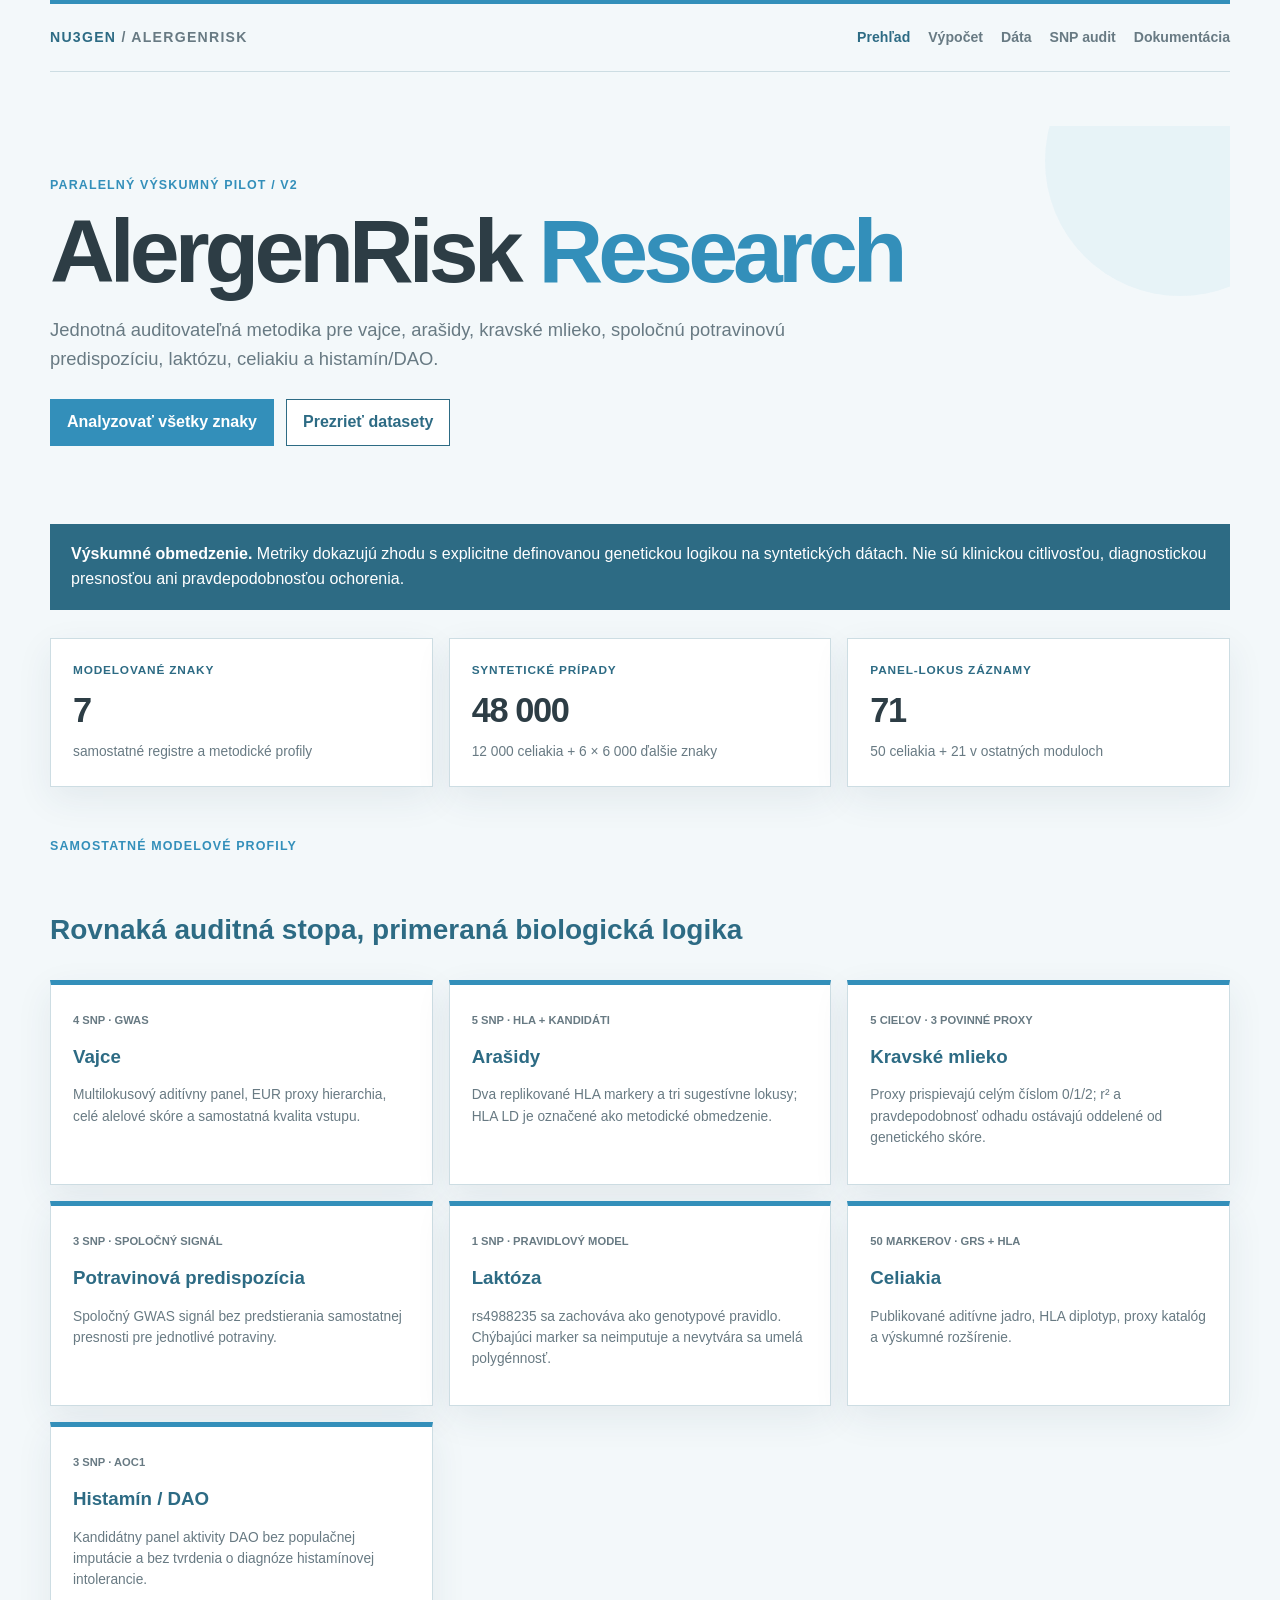
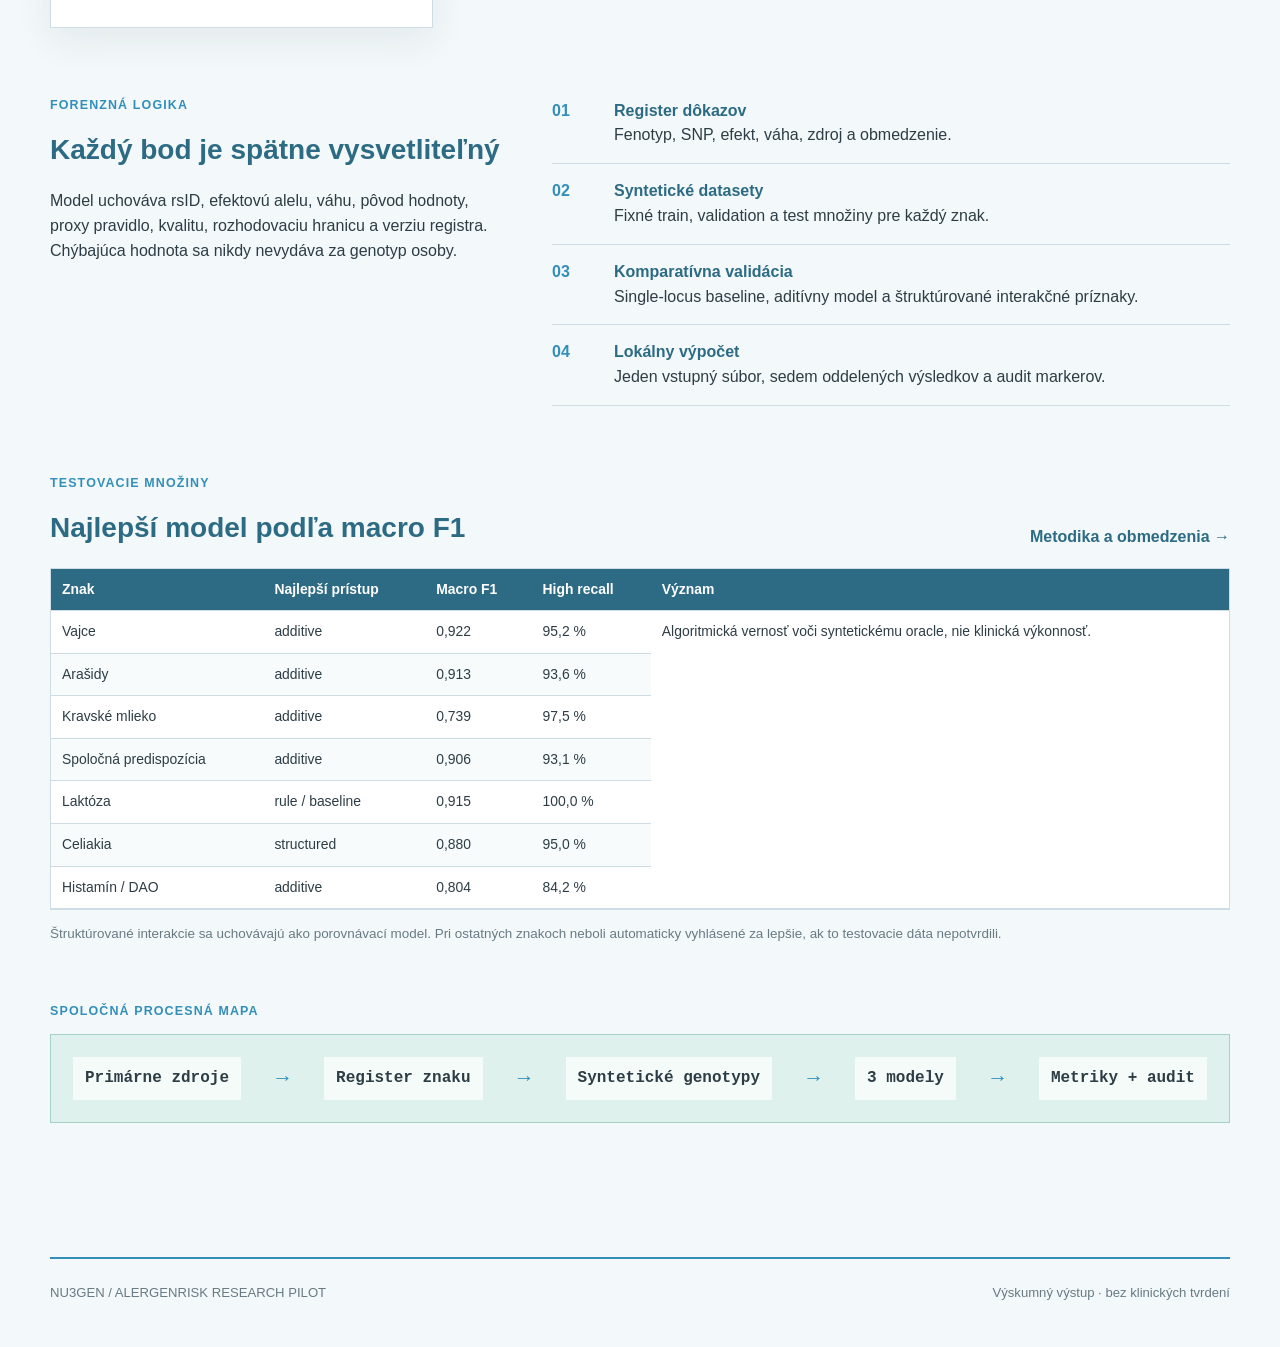
<file: site/index.html>
<!doctype html>
<html lang="sk">
<head>
  <meta charset="utf-8">
  <meta name="viewport" content="width=device-width,initial-scale=1">
  <meta name="description" content="Reprodukovateľný viacznakový výskumný pilot AlergenRisk.">
  <title>AlergenRisk Research Pilot</title>
  <link rel="icon" href="data:,">
  <link rel="stylesheet" href="assets/styles.css">
</head>
<body>
  <header class="topbar">
    <a class="brand" href="index.html">NU3GEN <span>/ ALERGENRISK</span></a>
    <nav aria-label="Hlavná navigácia"><a aria-current="page" href="index.html">Prehľad</a><a href="calculator.html">Výpočet</a><a href="data.html">Dáta</a><a href="audit.html">SNP audit</a><a href="docs.html">Dokumentácia</a></nav>
  </header>
  <main>
    <section class="hero">
      <p class="eyebrow">PARALELNÝ VÝSKUMNÝ PILOT / V2</p>
      <h1>AlergenRisk <span>Research</span></h1>
      <p class="lead">Jednotná auditovateľná metodika pre vajce, arašidy, kravské mlieko, spoločnú potravinovú predispozíciu, laktózu, celiakiu a histamín/DAO.</p>
      <div class="actions"><a class="button primary" href="calculator.html">Analyzovať všetky znaky</a><a class="button secondary" href="data.html">Prezrieť datasety</a></div>
    </section>
    <aside class="notice"><strong>Výskumné obmedzenie.</strong> Metriky dokazujú zhodu s explicitne definovanou genetickou logikou na syntetických dátach. Nie sú klinickou citlivosťou, diagnostickou presnosťou ani pravdepodobnosťou ochorenia.</aside>
    <section class="stat-grid" aria-label="Súhrn pilotu">
      <article class="stat"><small>MODELOVANÉ ZNAKY</small><strong>7</strong><span>samostatné registre a metodické profily</span></article>
      <article class="stat"><small>SYNTETICKÉ PRÍPADY</small><strong>48 000</strong><span>12 000 celiakia + 6 × 6 000 ďalšie znaky</span></article>
      <article class="stat"><small>PANEL-LOKUS ZÁZNAMY</small><strong>71</strong><span>50 celiakia + 21 v ostatných moduloch</span></article>
    </section>

    <section><p class="eyebrow">SAMOSTATNÉ MODELOVÉ PROFILY</p><h2>Rovnaká auditná stopa, primeraná biologická logika</h2><div class="trait-card-grid">
      <article class="trait-card"><small>4 SNP · GWAS</small><h3>Vajce</h3><p>Multilokusový aditívny panel, EUR proxy hierarchia, celé alelové skóre a samostatná kvalita vstupu.</p></article>
      <article class="trait-card"><small>5 SNP · HLA + kandidáti</small><h3>Arašidy</h3><p>Dva replikované HLA markery a tri sugestívne lokusy; HLA LD je označené ako metodické obmedzenie.</p></article>
      <article class="trait-card"><small>5 cieľov · 3 povinné proxy</small><h3>Kravské mlieko</h3><p>Proxy prispievajú celým číslom 0/1/2; r² a pravdepodobnosť odhadu ostávajú oddelené od genetického skóre.</p></article>
      <article class="trait-card"><small>3 SNP · spoločný signál</small><h3>Potravinová predispozícia</h3><p>Spoločný GWAS signál bez predstierania samostatnej presnosti pre jednotlivé potraviny.</p></article>
      <article class="trait-card"><small>1 SNP · pravidlový model</small><h3>Laktóza</h3><p>rs4988235 sa zachováva ako genotypové pravidlo. Chýbajúci marker sa neimputuje a nevytvára sa umelá polygénnosť.</p></article>
      <article class="trait-card"><small>50 markerov · GRS + HLA</small><h3>Celiakia</h3><p>Publikované aditívne jadro, HLA diplotyp, proxy katalóg a výskumné rozšírenie.</p></article>
      <article class="trait-card"><small>3 SNP · AOC1</small><h3>Histamín / DAO</h3><p>Kandidátny panel aktivity DAO bez populačnej imputácie a bez tvrdenia o diagnóze histamínovej intolerancie.</p></article>
    </div></section>

    <section class="section-grid">
      <div><p class="eyebrow">FORENZNÁ LOGIKA</p><h2>Každý bod je spätne vysvetliteľný</h2><p>Model uchováva rsID, efektovú alelu, váhu, pôvod hodnoty, proxy pravidlo, kvalitu, rozhodovaciu hranicu a verziu registra. Chýbajúca hodnota sa nikdy nevydáva za genotyp osoby.</p></div>
      <ol class="steps">
        <li><b>01</b><span><strong>Register dôkazov</strong>Fenotyp, SNP, efekt, váha, zdroj a obmedzenie.</span></li>
        <li><b>02</b><span><strong>Syntetické datasety</strong>Fixné train, validation a test množiny pre každý znak.</span></li>
        <li><b>03</b><span><strong>Komparatívna validácia</strong>Single-locus baseline, aditívny model a štruktúrované interakčné príznaky.</span></li>
        <li><b>04</b><span><strong>Lokálny výpočet</strong>Jeden vstupný súbor, sedem oddelených výsledkov a audit markerov.</span></li>
      </ol>
    </section>

    <section><div class="section-heading"><div><p class="eyebrow">TESTOVACIE MNOŽINY</p><h2>Najlepší model podľa macro F1</h2></div><a href="docs.html">Metodika a obmedzenia →</a></div><div class="table-wrap"><table><thead><tr><th>Znak</th><th>Najlepší prístup</th><th>Macro F1</th><th>High recall</th><th>Význam</th></tr></thead><tbody>
      <tr><td>Vajce</td><td>additive</td><td>0,922</td><td>95,2 %</td><td rowspan="7">Algoritmická vernosť voči syntetickému oracle, nie klinická výkonnosť.</td></tr>
      <tr><td>Arašidy</td><td>additive</td><td>0,913</td><td>93,6 %</td></tr>
      <tr><td>Kravské mlieko</td><td>additive</td><td>0,739</td><td>97,5 %</td></tr>
      <tr><td>Spoločná predispozícia</td><td>additive</td><td>0,906</td><td>93,1 %</td></tr>
      <tr><td>Laktóza</td><td>rule / baseline</td><td>0,915</td><td>100,0 %</td></tr>
      <tr><td>Celiakia</td><td>structured</td><td>0,880</td><td>95,0 %</td></tr>
      <tr><td>Histamín / DAO</td><td>additive</td><td>0,804</td><td>84,2 %</td></tr>
    </tbody></table></div><p class="caption">Štruktúrované interakcie sa uchovávajú ako porovnávací model. Pri ostatných znakoch neboli automaticky vyhlásené za lepšie, ak to testovacie dáta nepotvrdili.</p></section>
    <section class="flow-section"><p class="eyebrow">SPOLOČNÁ PROCESNÁ MAPA</p><div class="flow"><span>Primárne zdroje</span><i>→</i><span>Register znaku</span><i>→</i><span>Syntetické genotypy</span><i>→</i><span>3 modely</span><i>→</i><span>Metriky + audit</span></div></section>
  </main>
  <footer><span>NU3GEN / ALERGENRISK RESEARCH PILOT</span><span>Výskumný výstup · bez klinických tvrdení</span></footer>
</body>
</html>
</file>
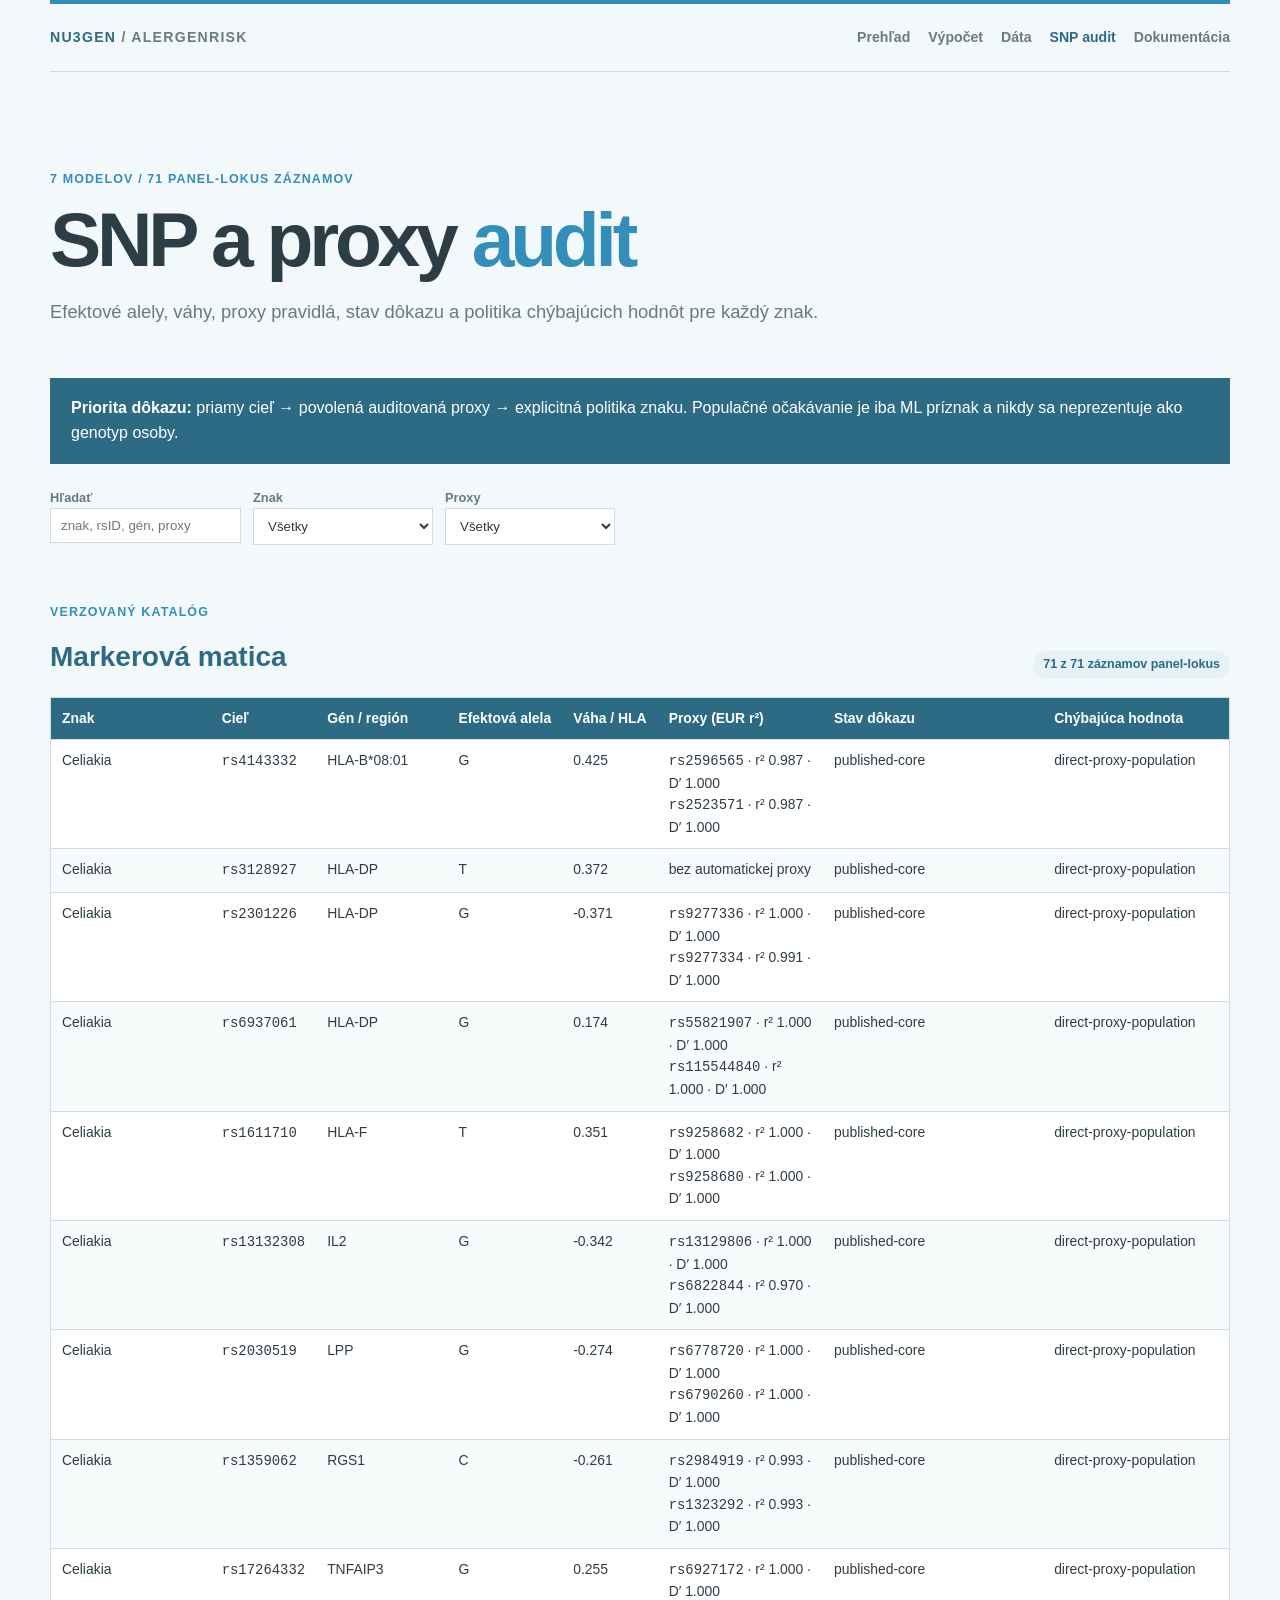
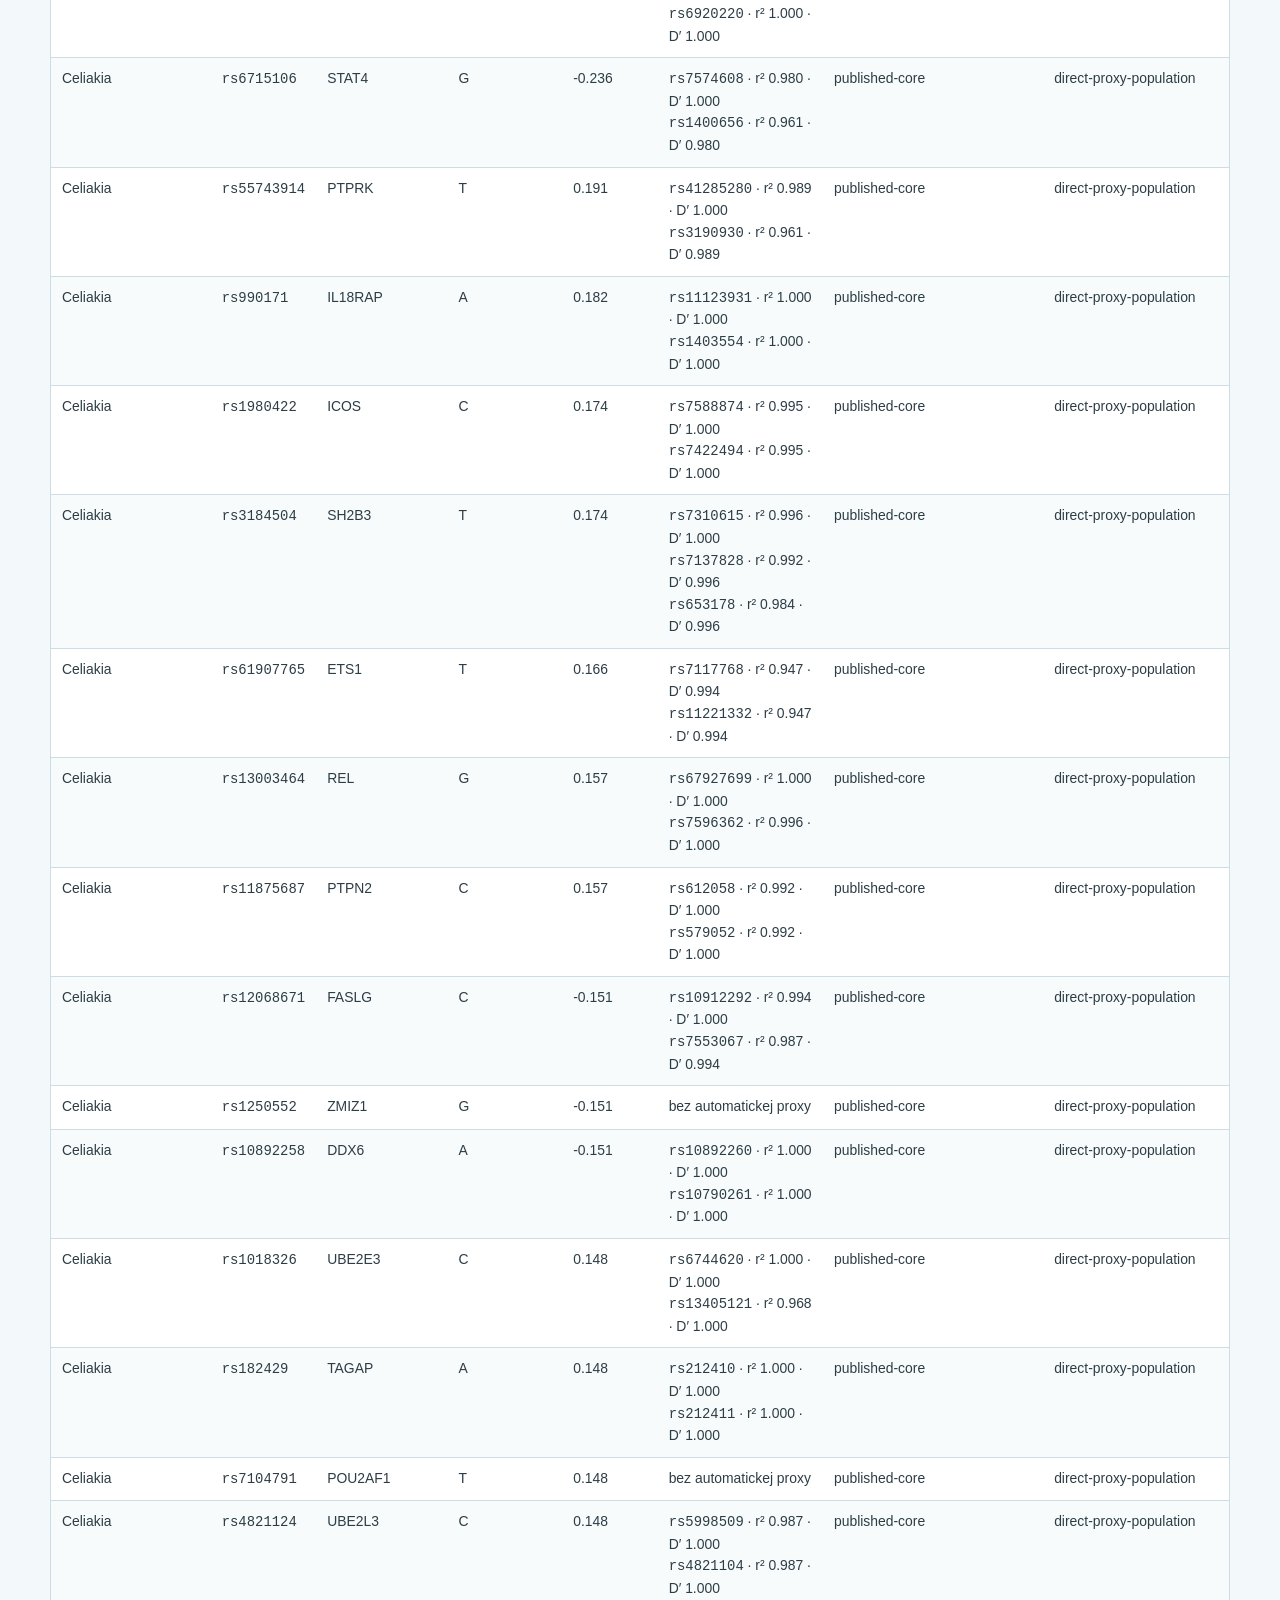
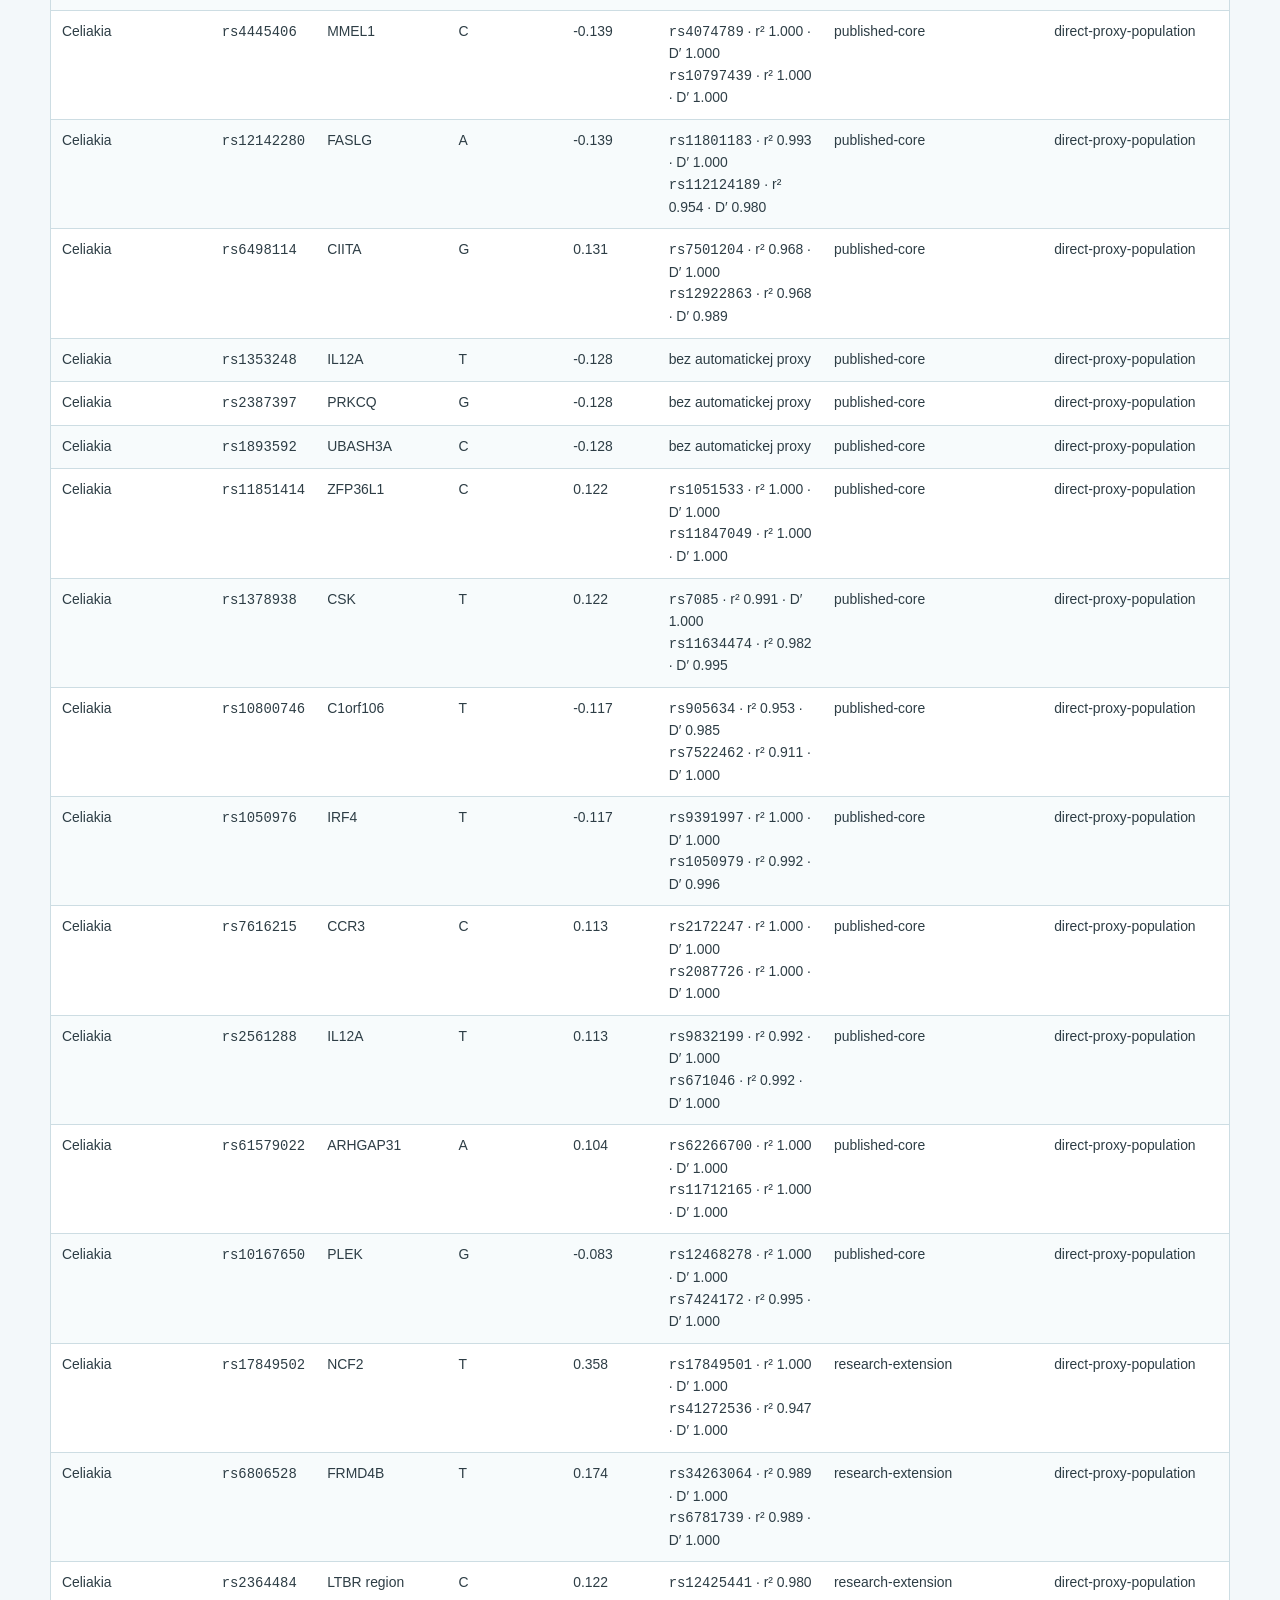
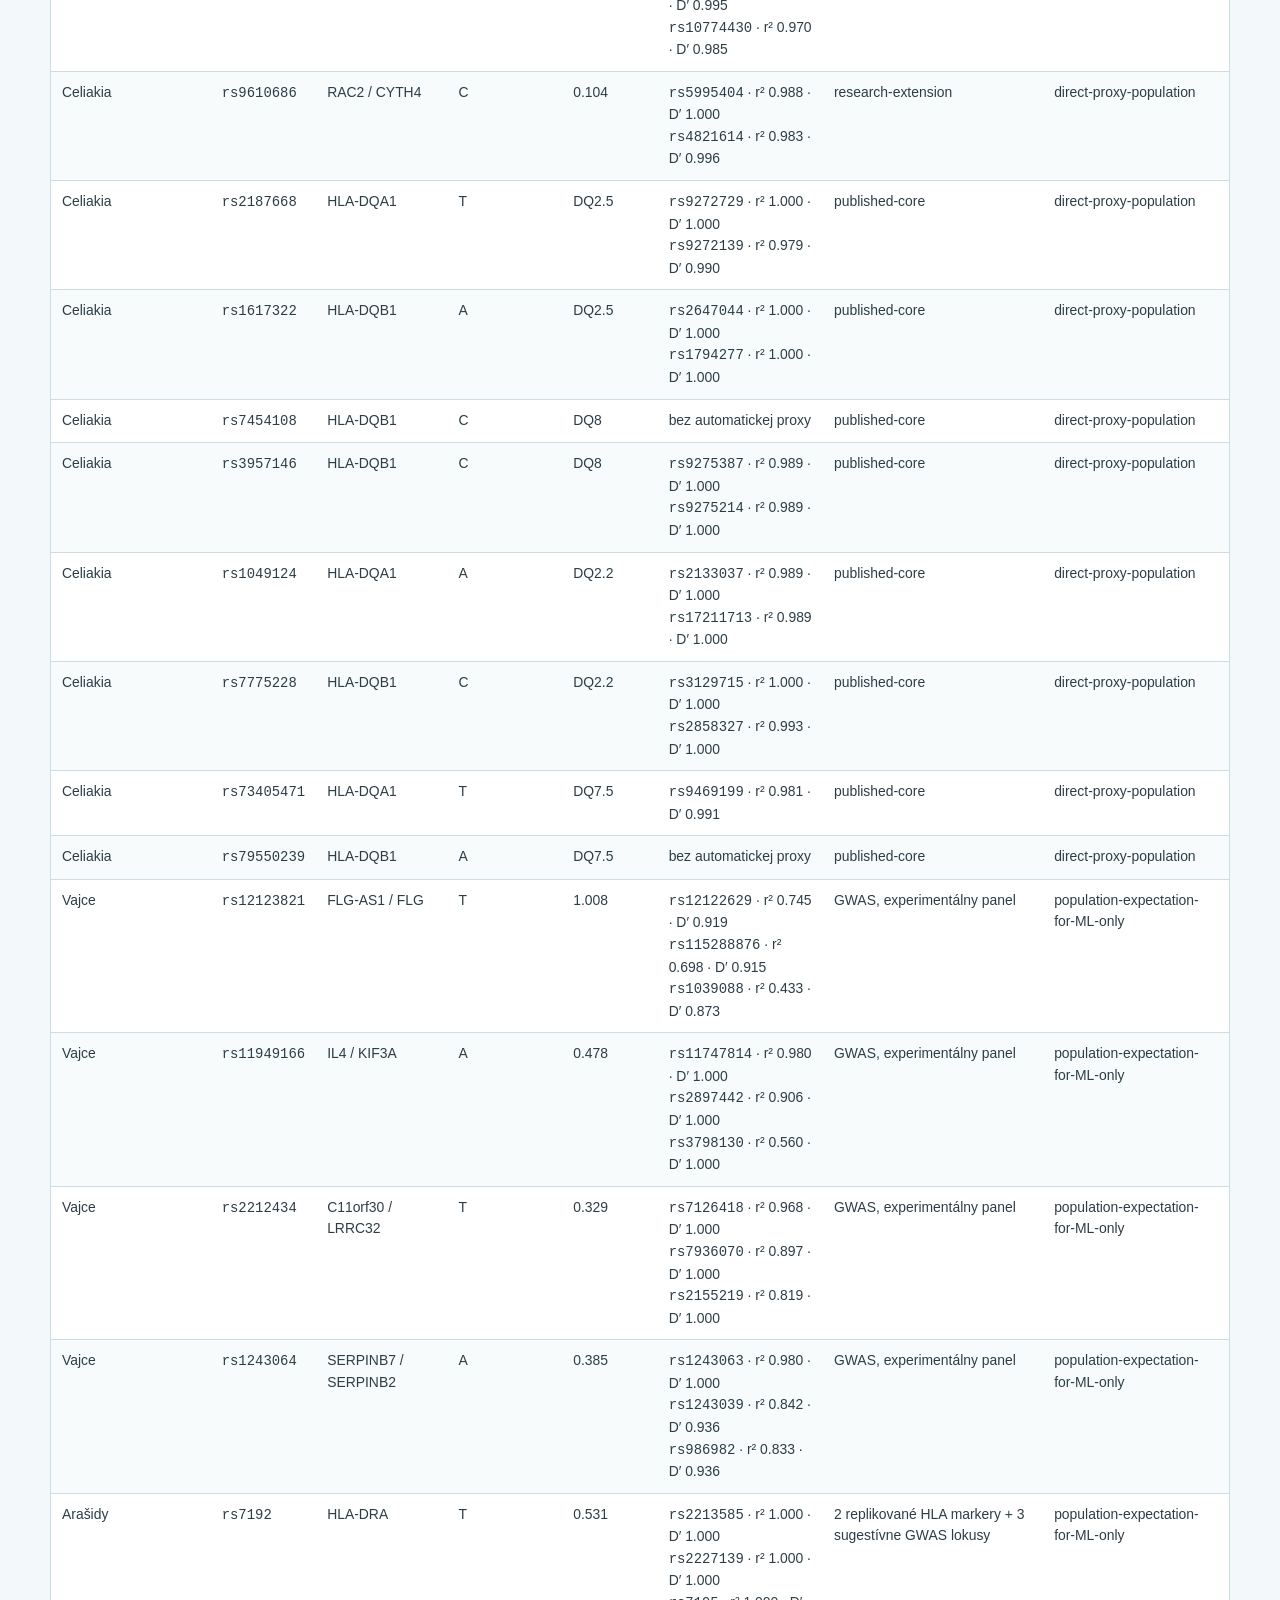
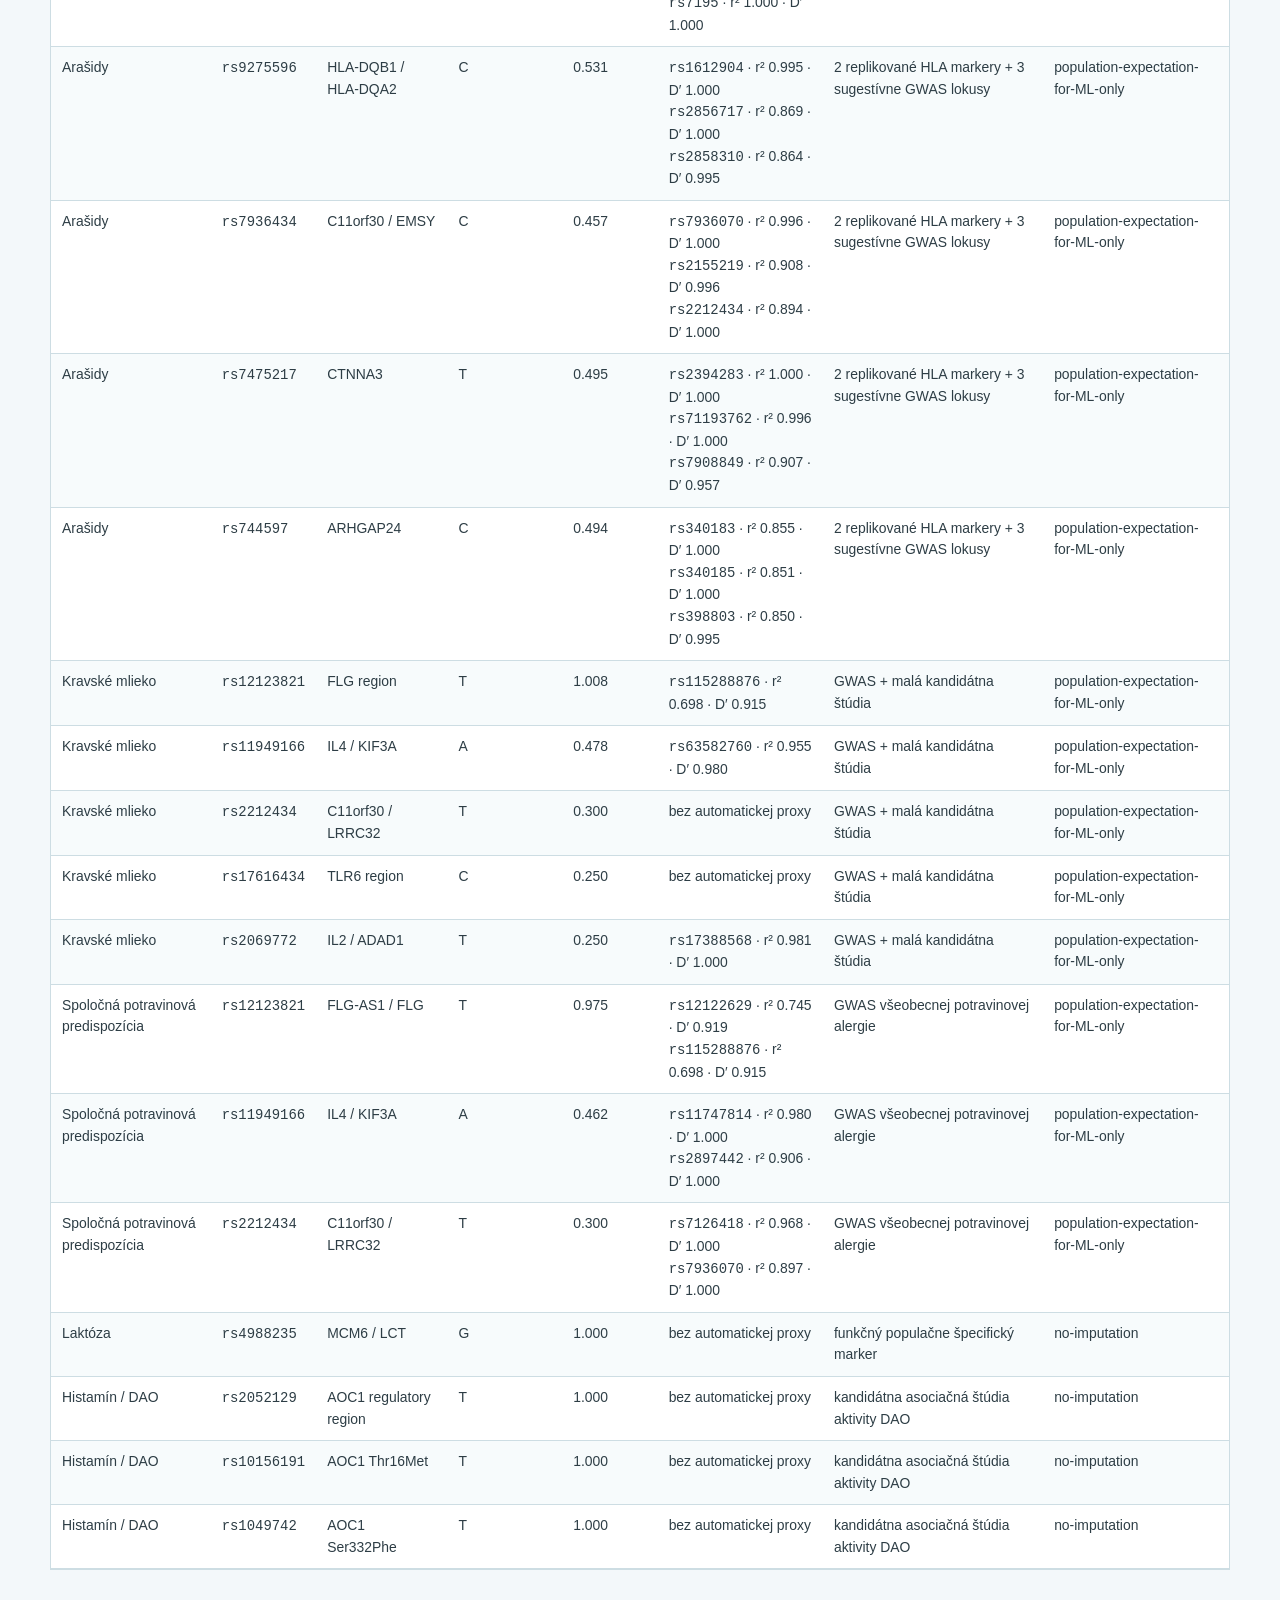
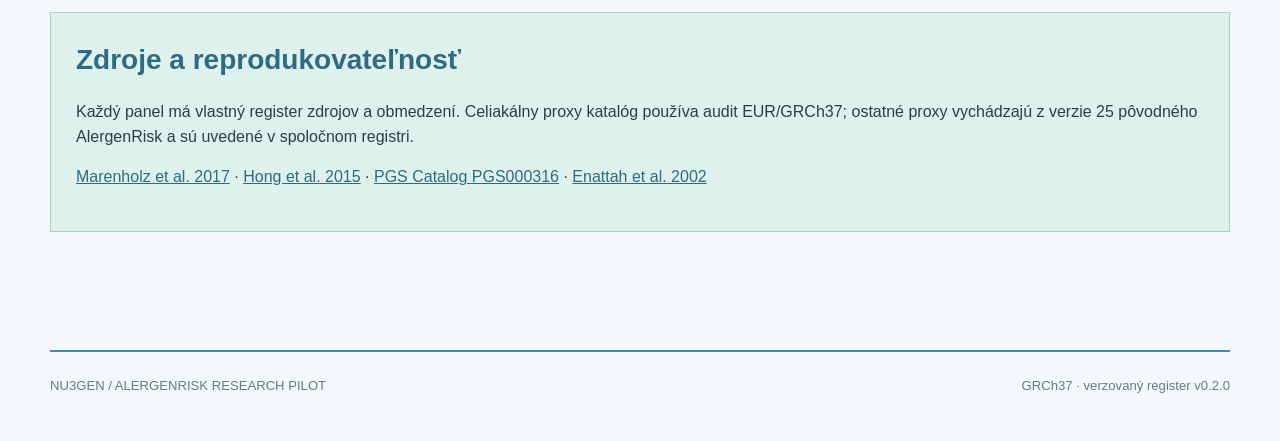
<file: site/audit.html>
<!doctype html>
<html lang="sk"><head><meta charset="utf-8"><meta name="viewport" content="width=device-width,initial-scale=1"><title>SNP audit | AlergenRisk Research Pilot</title><link rel="icon" href="data:,"><link rel="stylesheet" href="assets/styles.css"></head>
<body data-page="audit"><header class="topbar"><a class="brand" href="index.html">NU3GEN <span>/ ALERGENRISK</span></a><nav aria-label="Hlavná navigácia"><a href="index.html">Prehľad</a><a href="calculator.html">Výpočet</a><a href="data.html">Dáta</a><a aria-current="page" href="audit.html">SNP audit</a><a href="docs.html">Dokumentácia</a></nav></header>
  <main><section class="page-head"><p class="eyebrow">7 MODELOV / 71 PANEL-LOKUS ZÁZNAMOV</p><h1>SNP a proxy <span>audit</span></h1><p class="lead">Efektové alely, váhy, proxy pravidlá, stav dôkazu a politika chýbajúcich hodnôt pre každý znak.</p></section>
    <aside class="notice"><strong>Priorita dôkazu:</strong> priamy cieľ → povolená auditovaná proxy → explicitná politika znaku. Populačné očakávanie je iba ML príznak a nikdy sa neprezentuje ako genotyp osoby.</aside>
    <section class="filters"><label>Hľadať<input id="audit-search" type="search" placeholder="znak, rsID, gén, proxy"></label><label>Znak<select id="audit-trait"><option value="">Všetky</option><option value="egg">Vajce</option><option value="peanut">Arašidy</option><option value="milk">Kravské mlieko</option><option value="shared">Spoločná predispozícia</option><option value="lactose">Laktóza</option><option value="celiac">Celiakia</option><option value="histamine">Histamín / DAO</option></select></label><label>Proxy<select id="audit-proxy"><option value="">Všetky</option><option value="yes">Má proxy</option><option value="no">Bez proxy</option></select></label></section>
    <section><div class="section-heading"><div><p class="eyebrow">VERZOVANÝ KATALÓG</p><h2>Markerová matica</h2></div><span id="audit-count" class="pill"></span></div><div class="table-wrap wide"><table><thead><tr><th>Znak</th><th>Cieľ</th><th>Gén / región</th><th>Efektová alela</th><th>Váha / HLA</th><th>Proxy (EUR r²)</th><th>Stav dôkazu</th><th>Chýbajúca hodnota</th></tr></thead><tbody id="audit-body"></tbody></table></div></section>
    <section class="source-box"><h2>Zdroje a reprodukovateľnosť</h2><p>Každý panel má vlastný register zdrojov a obmedzení. Celiakálny proxy katalóg používa audit EUR/GRCh37; ostatné proxy vychádzajú z verzie 25 pôvodného AlergenRisk a sú uvedené v spoločnom registri.</p><p><a href="https://www.nature.com/articles/s41467-017-01220-0">Marenholz et al. 2017</a> · <a href="https://www.nature.com/articles/ncomms7304">Hong et al. 2015</a> · <a href="https://www.pgscatalog.org/score/PGS000316/">PGS Catalog PGS000316</a> · <a href="https://pubmed.ncbi.nlm.nih.gov/11788828/">Enattah et al. 2002</a></p></section>
  </main><footer><span>NU3GEN / ALERGENRISK RESEARCH PILOT</span><span>GRCh37 · verzovaný register v0.2.0</span></footer><script type="module" src="assets/app.mjs"></script>
</body></html>
</file>
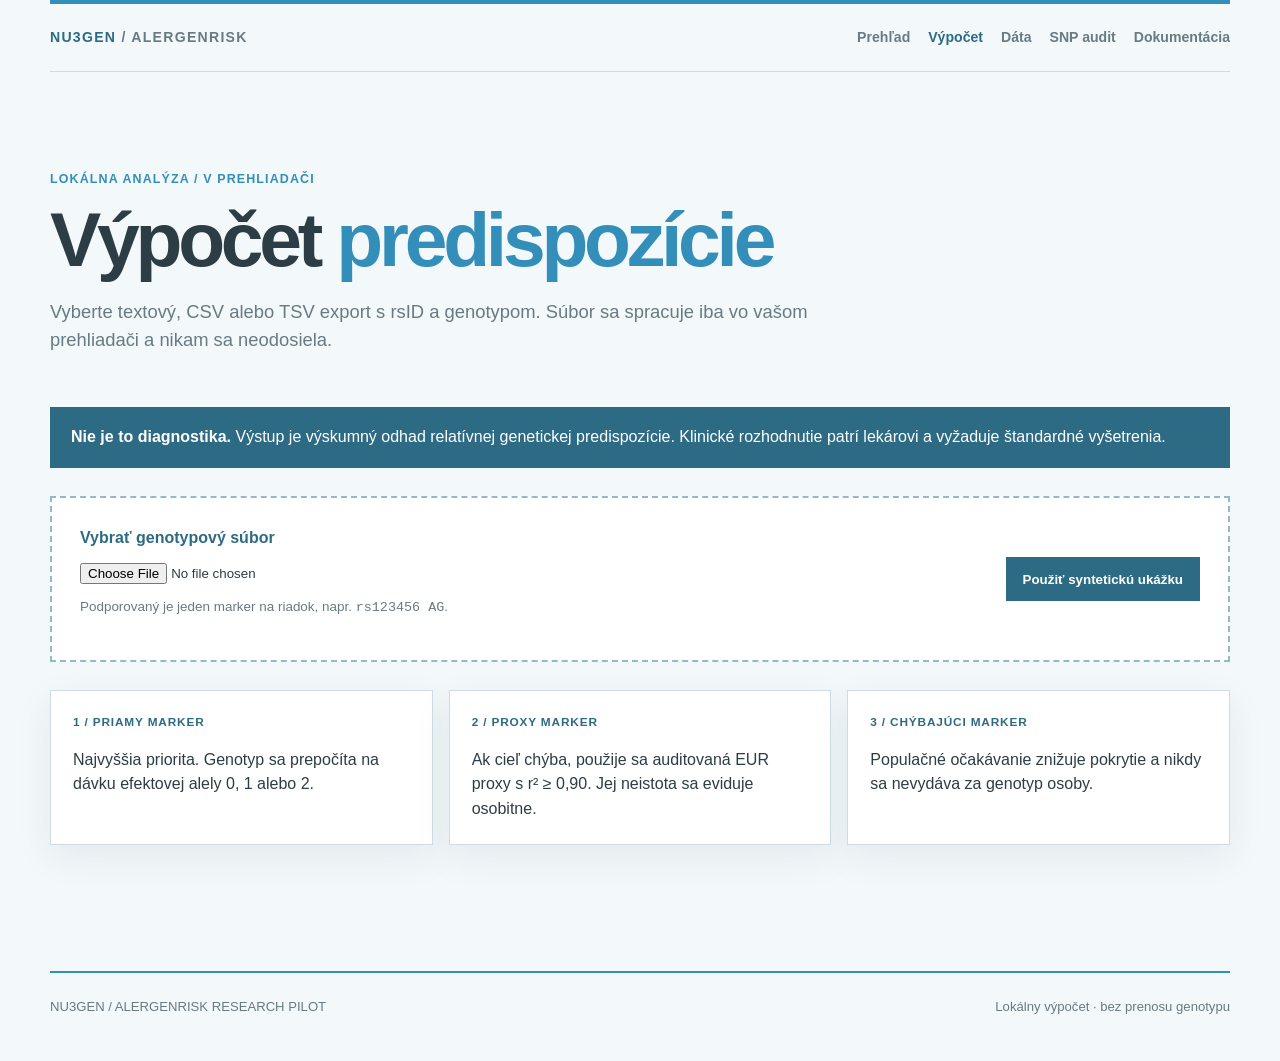
<file: site/calculator.html>
<!doctype html>
<html lang="sk"><head><meta charset="utf-8"><meta name="viewport" content="width=device-width,initial-scale=1"><title>Výpočet | AlergenRisk Research Pilot</title><link rel="icon" href="data:,"><link rel="stylesheet" href="assets/styles.css"></head>
<body data-page="calculator">
  <header class="topbar"><a class="brand" href="index.html">NU3GEN <span>/ ALERGENRISK</span></a><nav aria-label="Hlavná navigácia"><a href="index.html">Prehľad</a><a aria-current="page" href="calculator.html">Výpočet</a><a href="data.html">Dáta</a><a href="audit.html">SNP audit</a><a href="docs.html">Dokumentácia</a></nav></header>
  <main><section class="page-head"><p class="eyebrow">LOKÁLNA ANALÝZA / V PREHLIADAČI</p><h1>Výpočet <span>predispozície</span></h1><p class="lead">Vyberte textový, CSV alebo TSV export s rsID a genotypom. Súbor sa spracuje iba vo vašom prehliadači a nikam sa neodosiela.</p></section>
    <aside class="notice"><strong>Nie je to diagnostika.</strong> Výstup je výskumný odhad relatívnej genetickej predispozície. Klinické rozhodnutie patrí lekárovi a vyžaduje štandardné vyšetrenia.</aside>
    <section class="upload-card"><div><label class="file-label" for="genotype-file">Vybrať genotypový súbor</label><input id="genotype-file" type="file" accept=".txt,.csv,.tsv,text/plain,text/csv"><p id="file-status" class="caption">Podporovaný je jeden marker na riadok, napr. <code>rs123456 AG</code>.</p></div><button id="demo-button" class="button">Použiť syntetickú ukážku</button></section>
    <section id="result" class="result-panel" hidden aria-live="polite"></section>
    <section id="trait-results" hidden aria-live="polite"></section>
    <section id="evidence-section" hidden><div class="section-heading"><div><p class="eyebrow">AUDIT VÝPOČTU</p><h2>Pôvod hodnôt</h2></div><button id="download-result" class="button small">Stiahnuť JSON</button></div><div class="table-wrap"><table><thead><tr><th>Marker</th><th>Gén / región</th><th>Efektová alela</th><th>Dávka</th><th>Zdroj</th><th>Genotyp / proxy</th><th>Kvalita</th></tr></thead><tbody id="evidence-body"></tbody></table></div></section>
    <section class="method-grid"><article><small>1 / PRIAMY MARKER</small><p>Najvyššia priorita. Genotyp sa prepočíta na dávku efektovej alely 0, 1 alebo 2.</p></article><article><small>2 / PROXY MARKER</small><p>Ak cieľ chýba, použije sa auditovaná EUR proxy s r² ≥ 0,90. Jej neistota sa eviduje osobitne.</p></article><article><small>3 / CHÝBAJÚCI MARKER</small><p>Populačné očakávanie znižuje pokrytie a nikdy sa nevydáva za genotyp osoby.</p></article></section>
  </main><footer><span>NU3GEN / ALERGENRISK RESEARCH PILOT</span><span>Lokálny výpočet · bez prenosu genotypu</span></footer><script type="module" src="assets/app.mjs"></script>
</body></html>
</file>
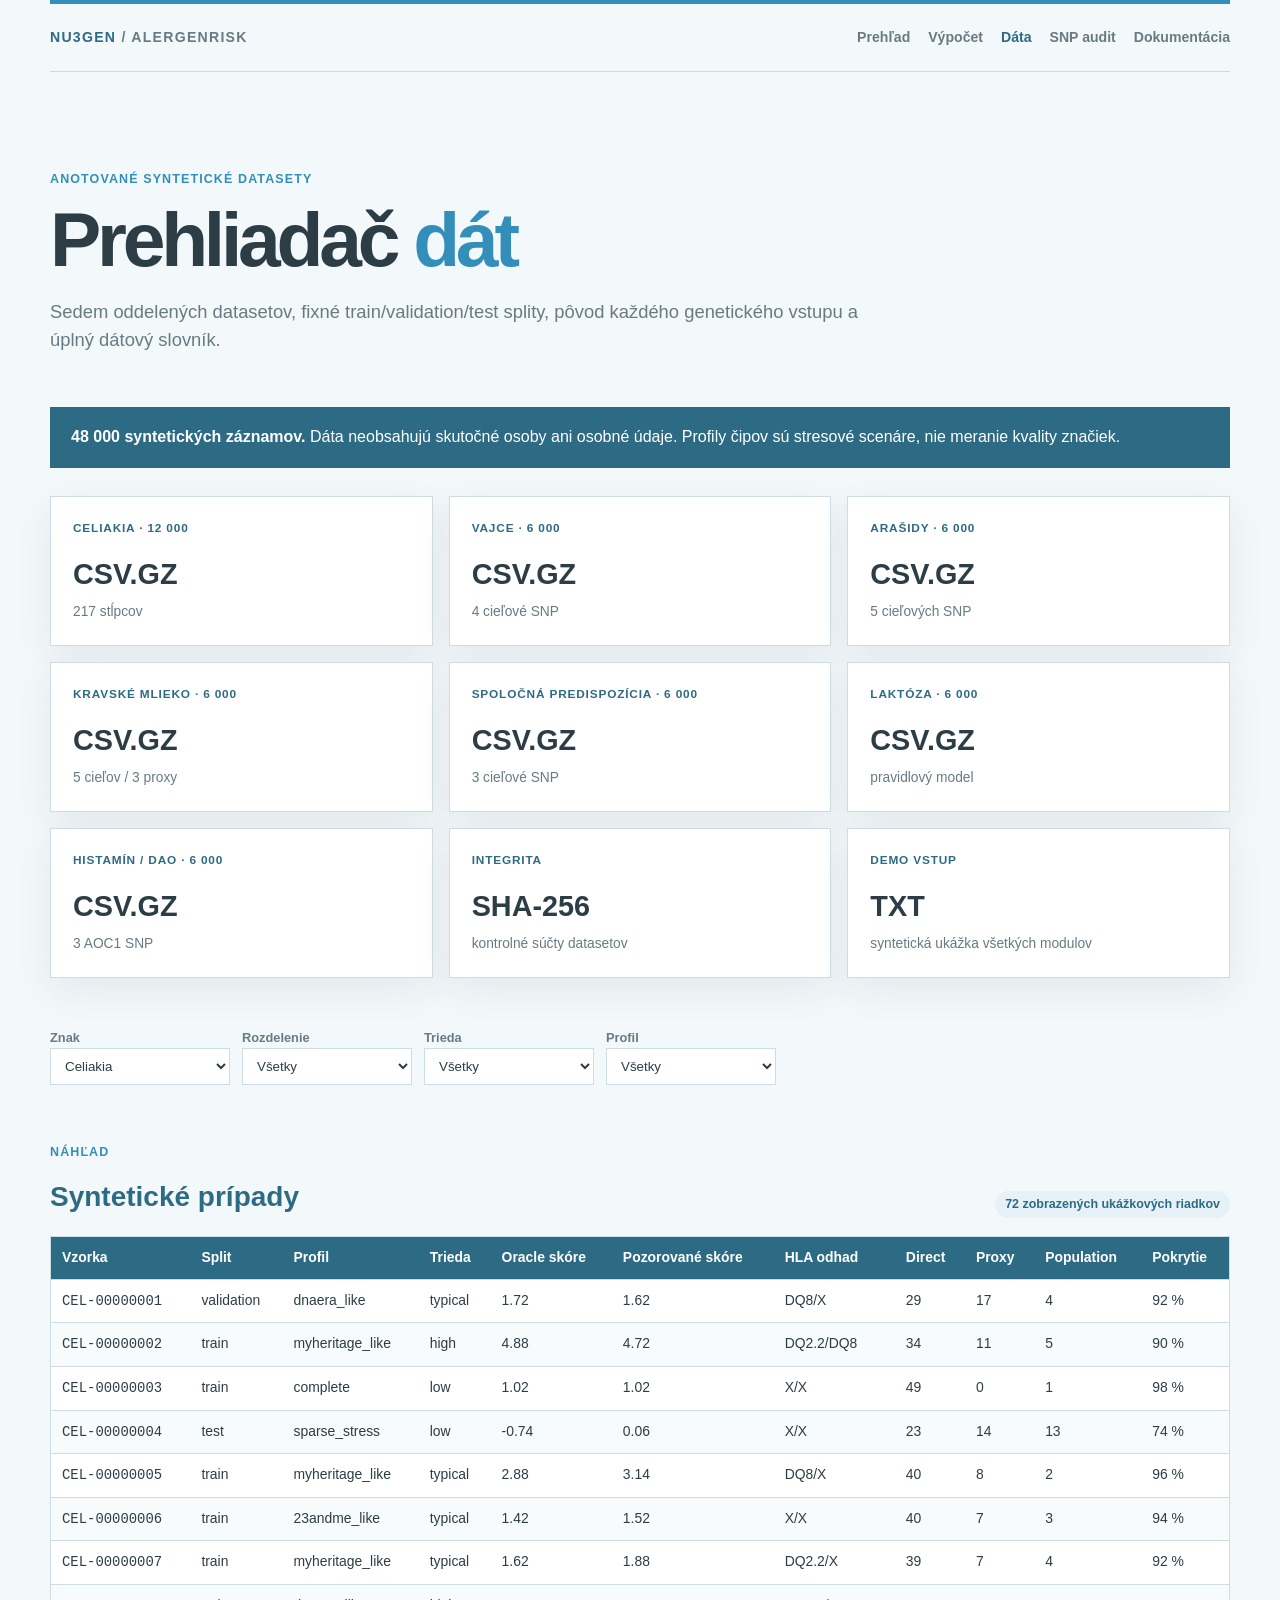
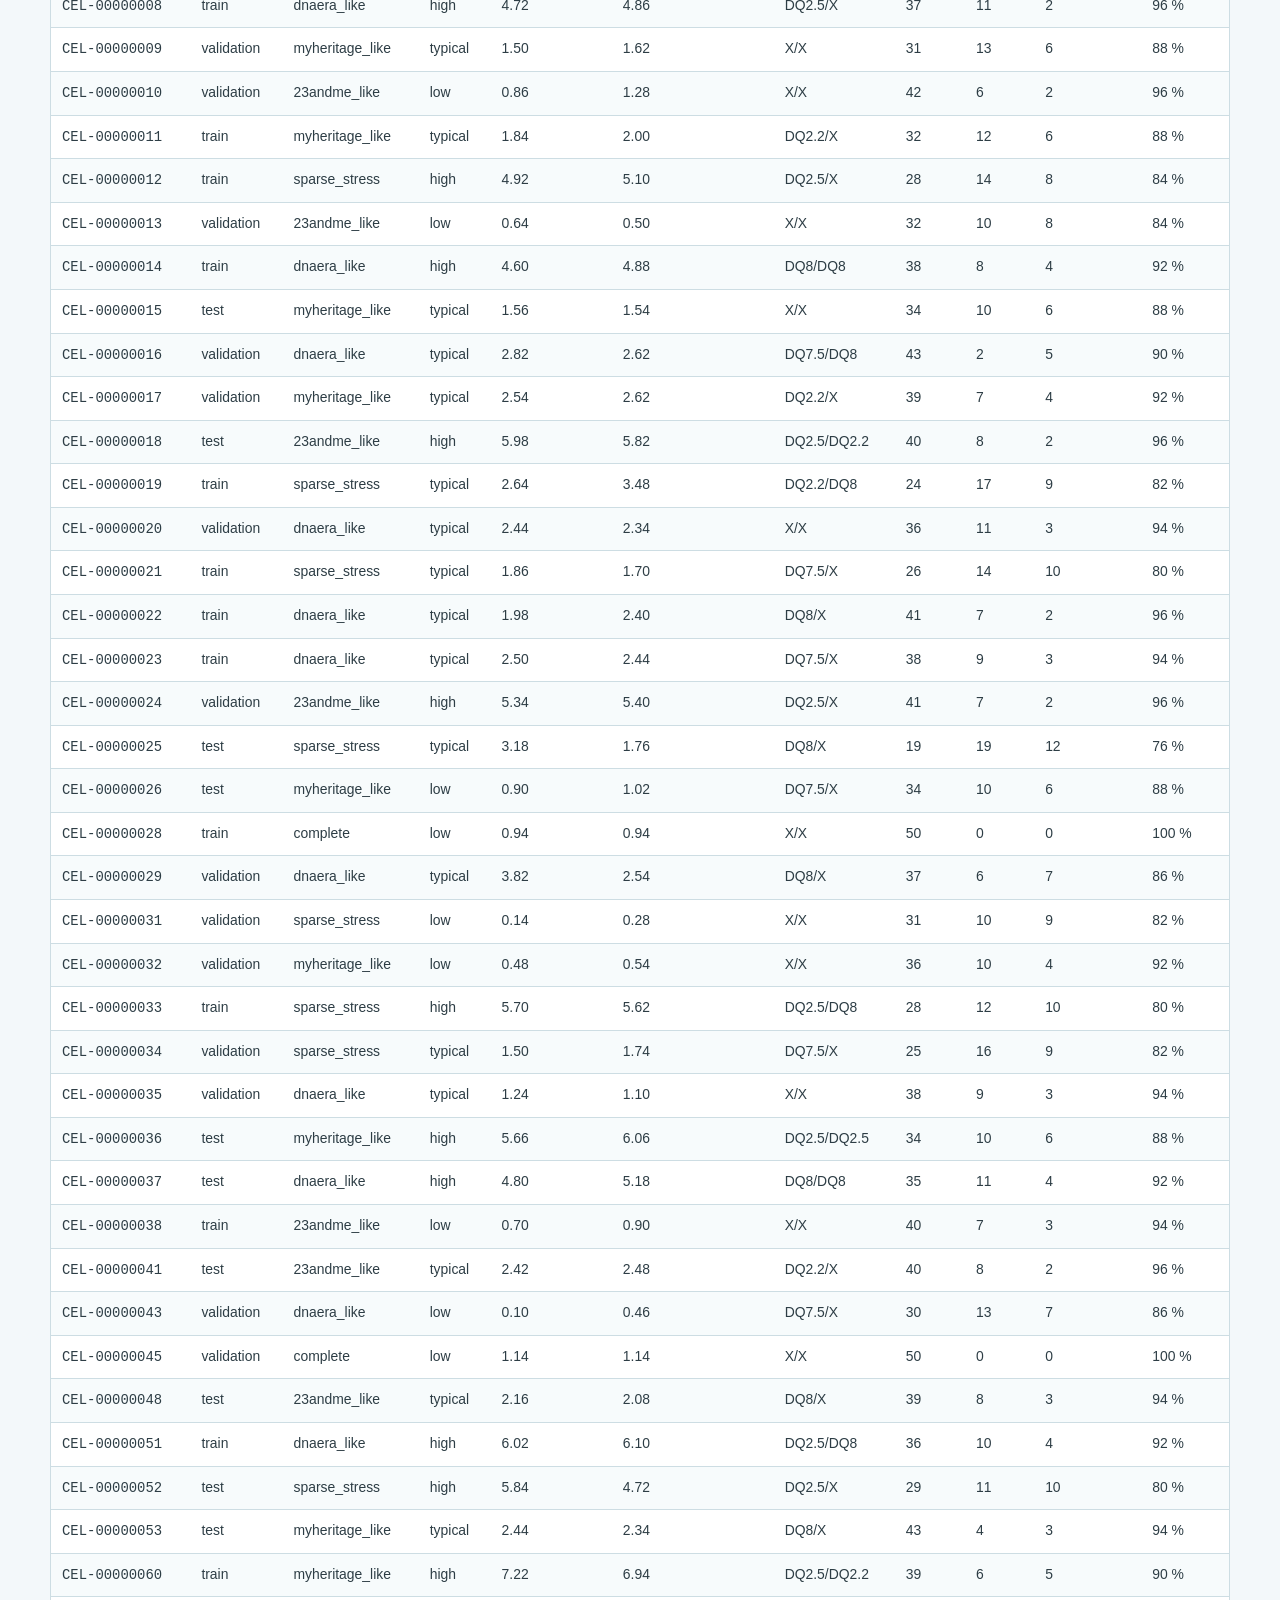
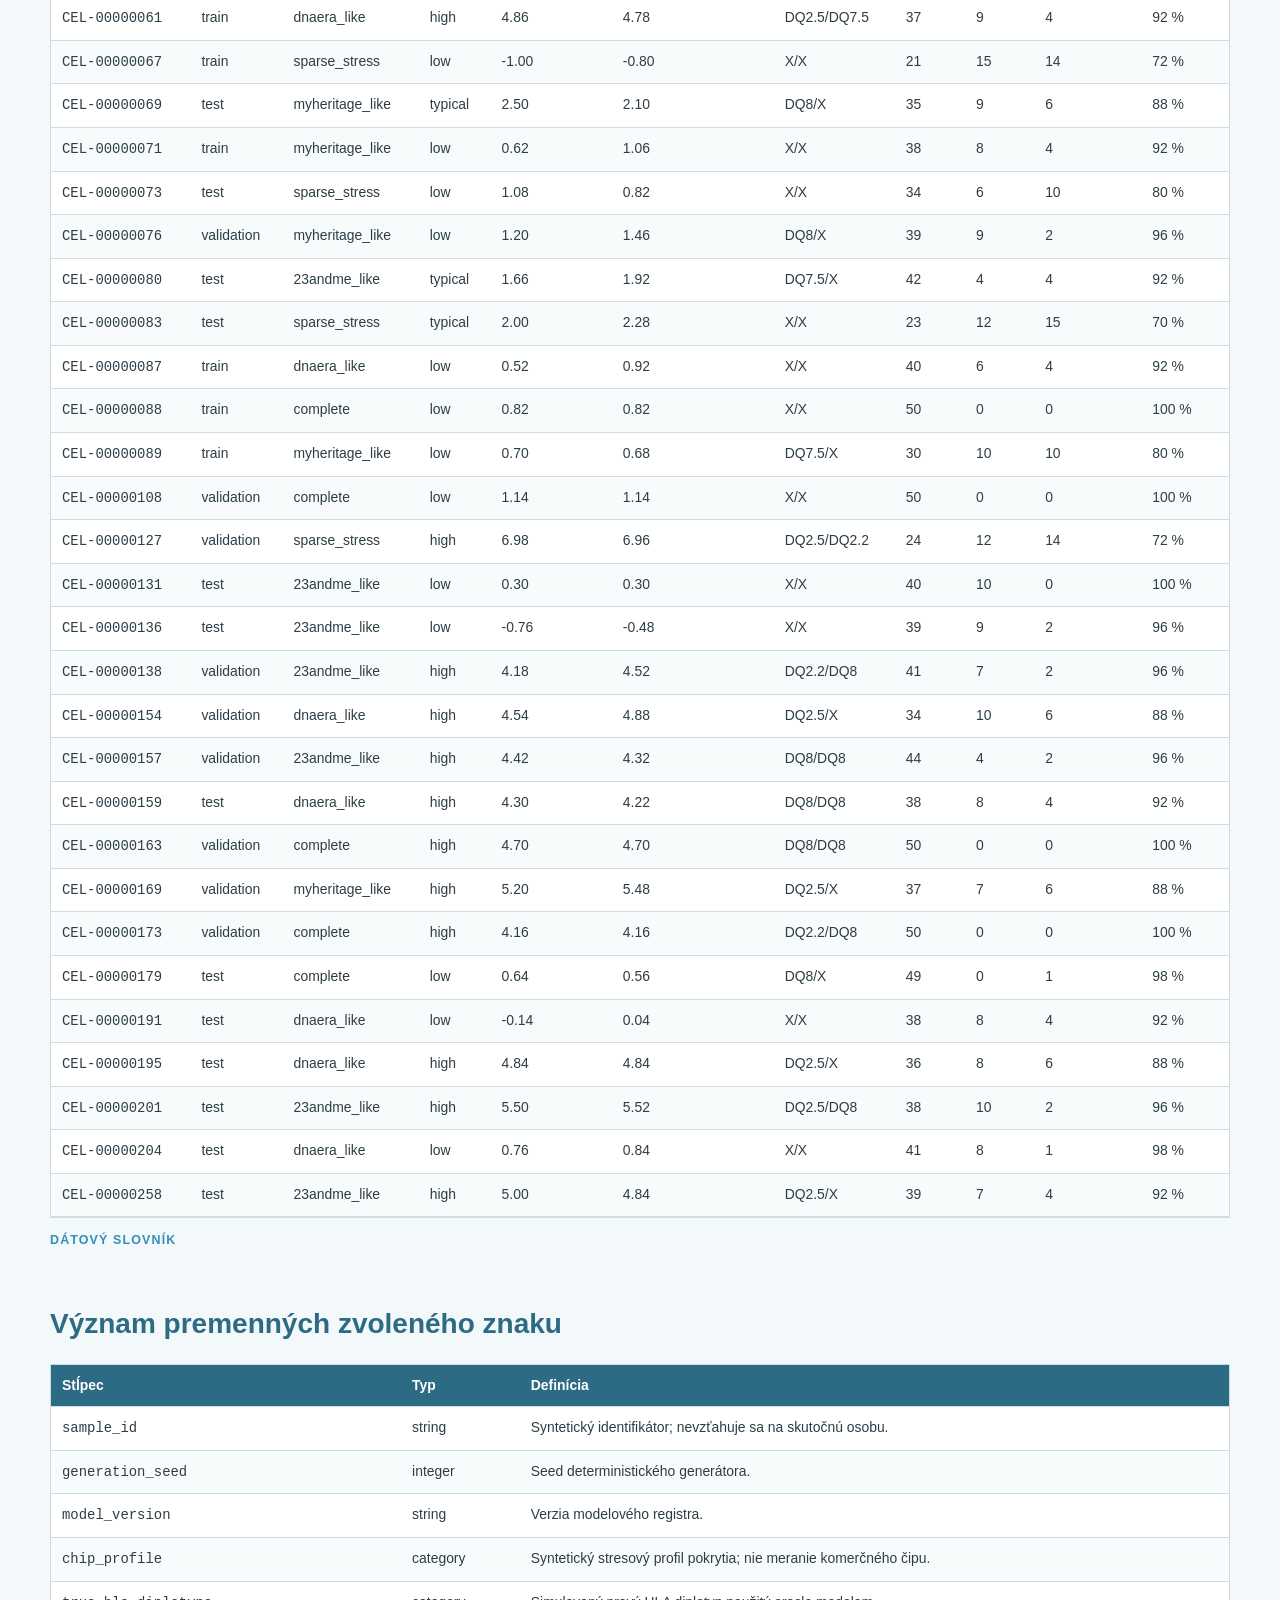
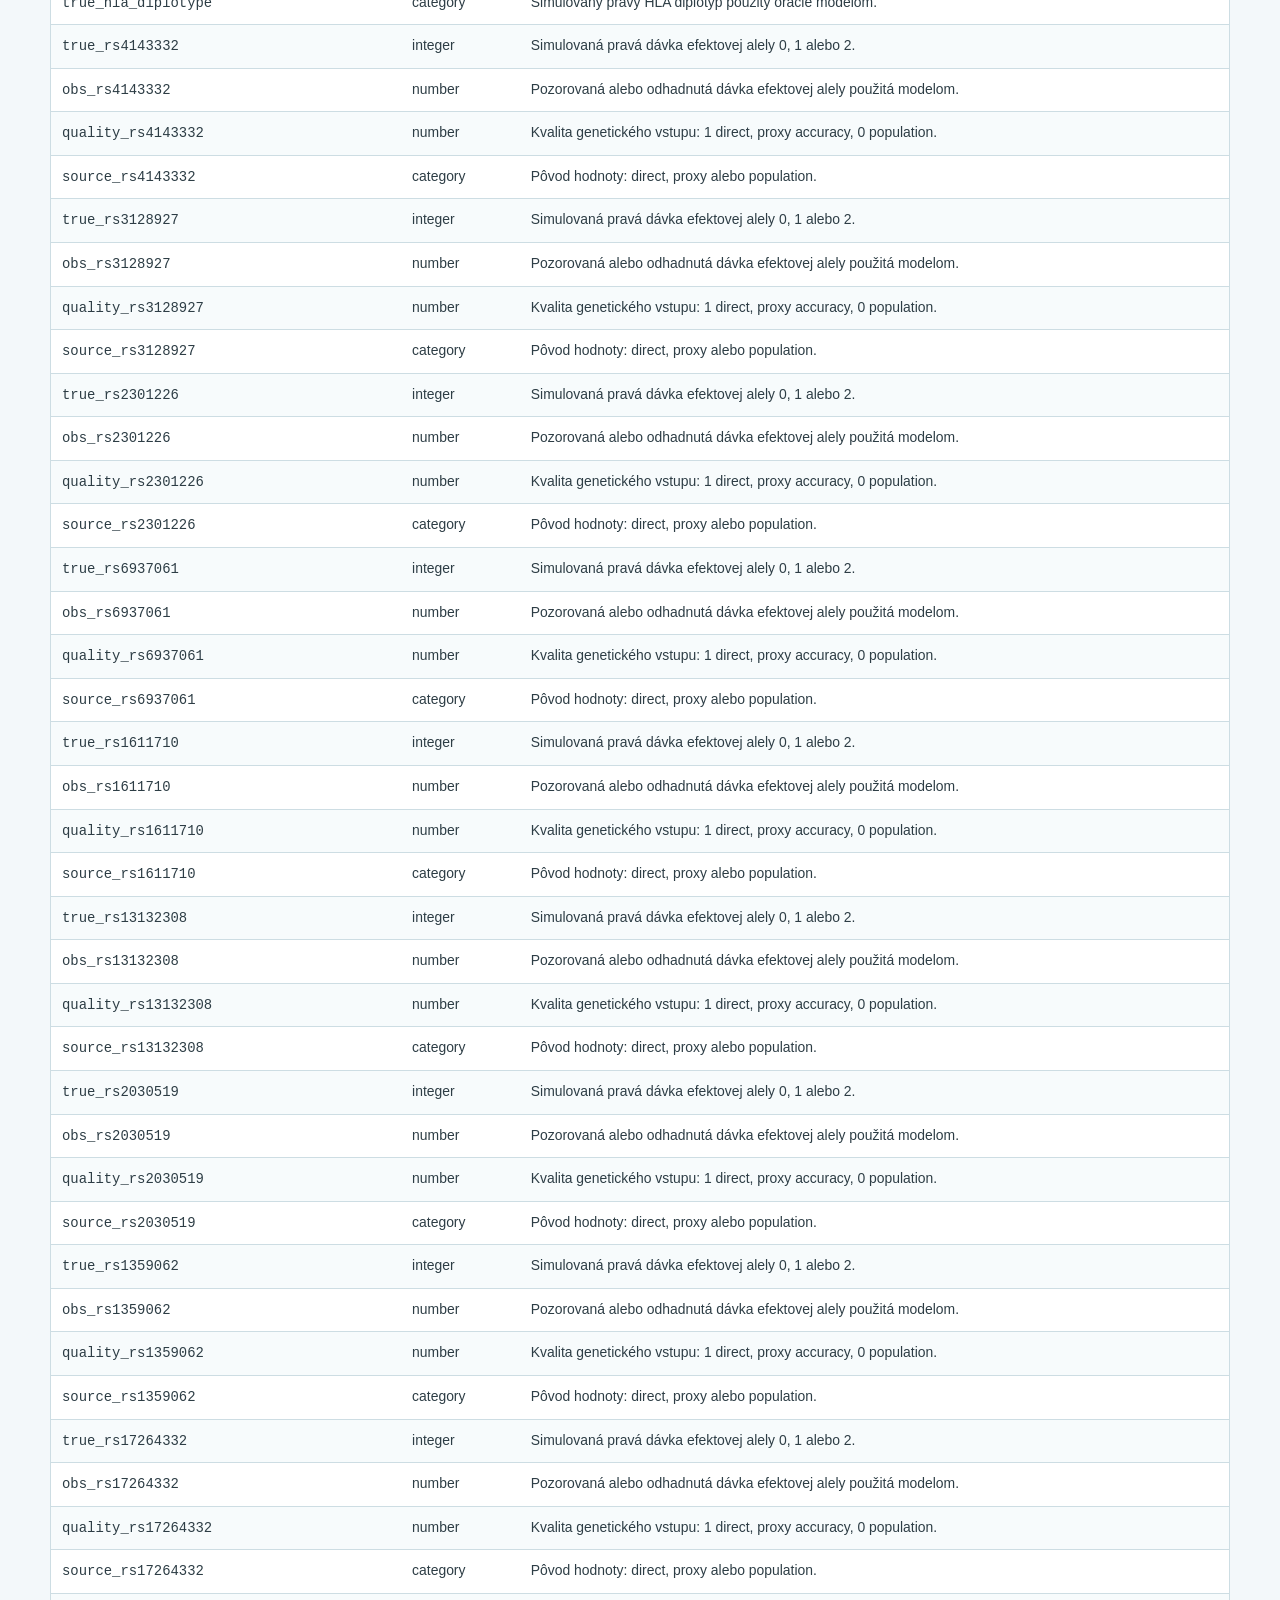
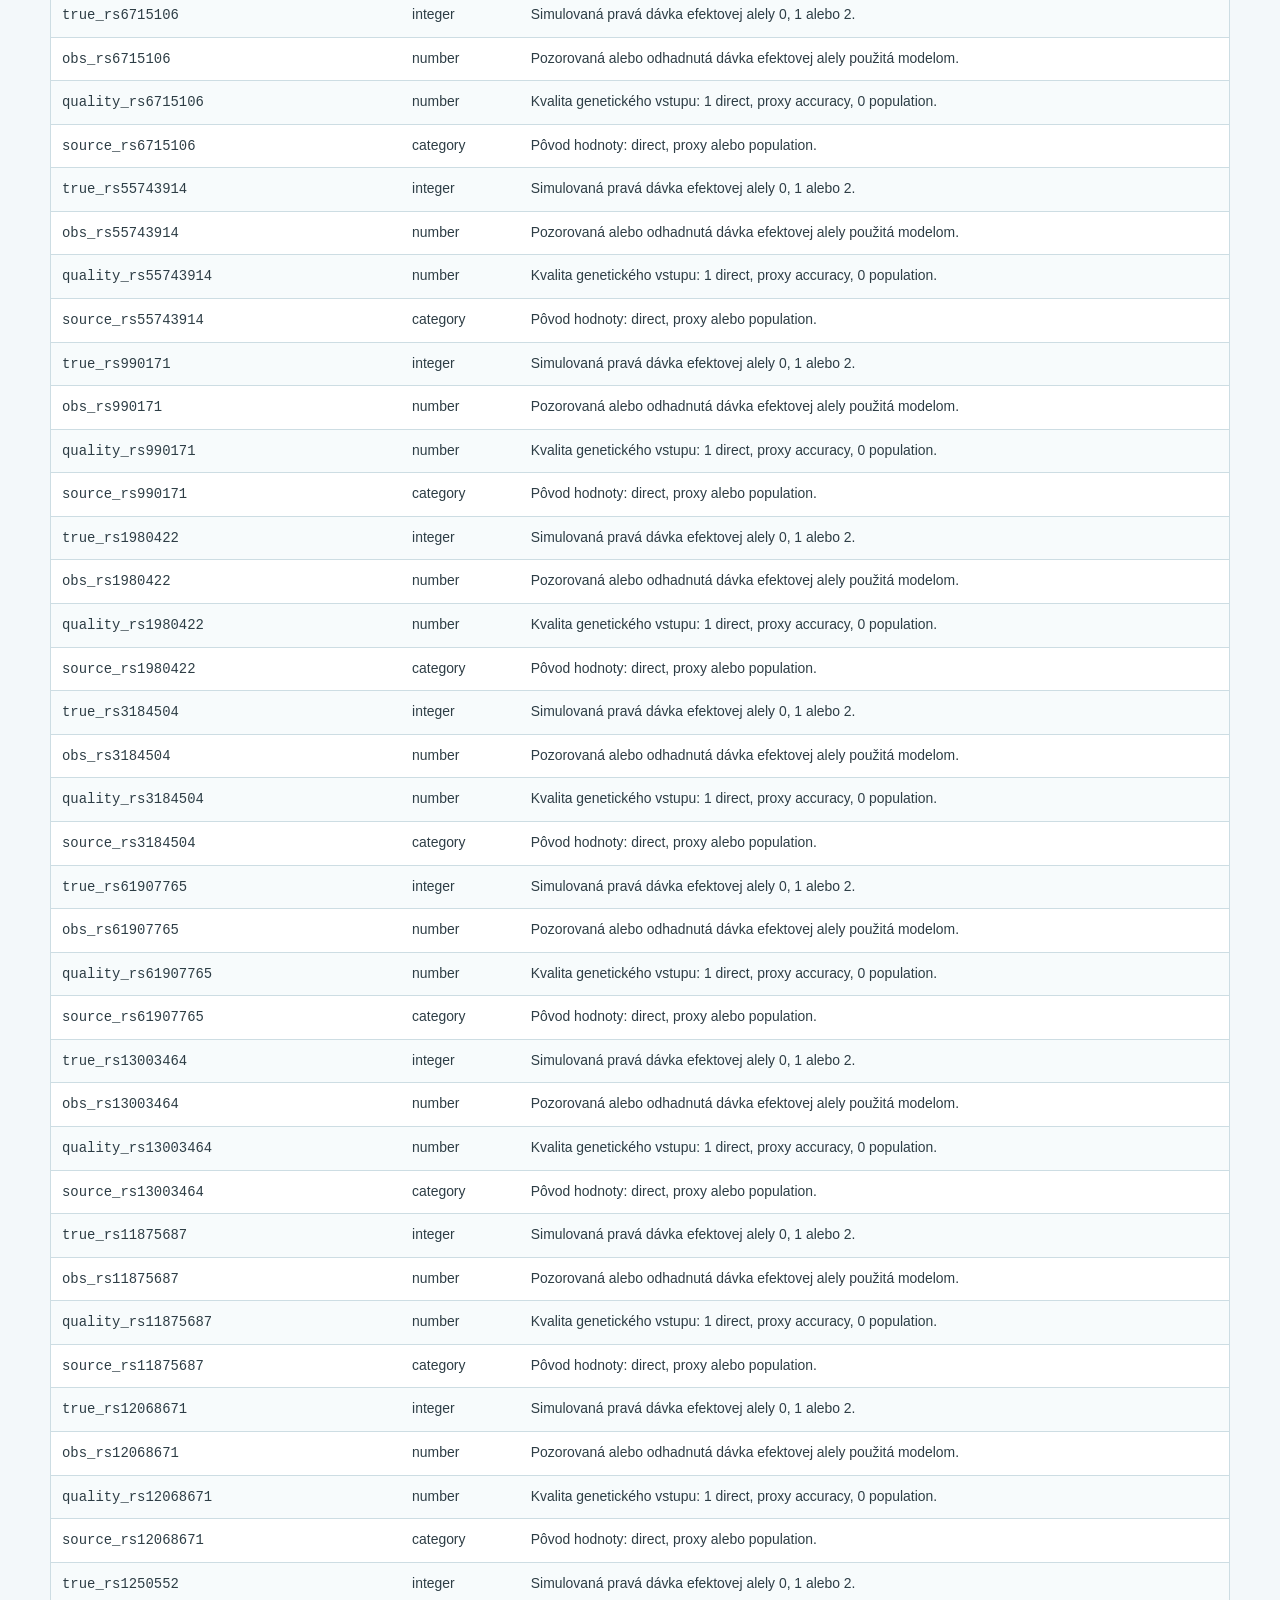
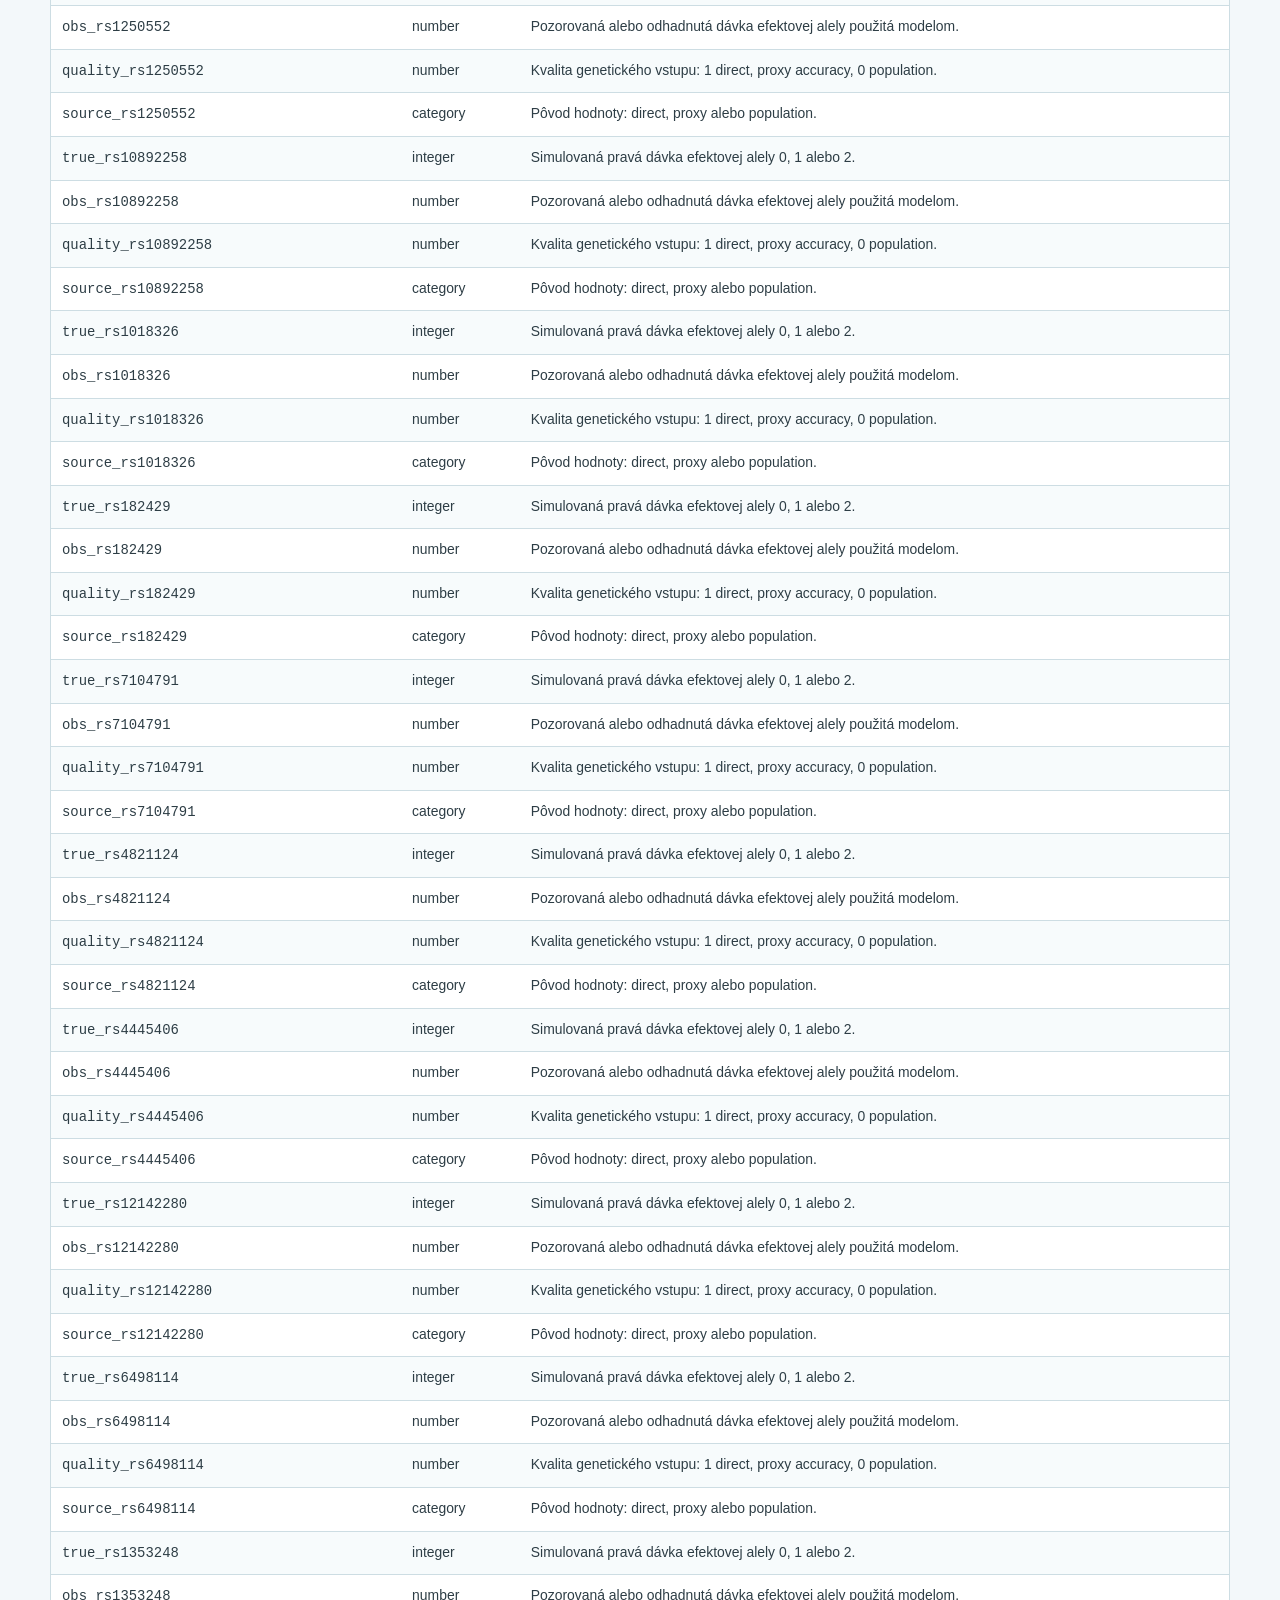
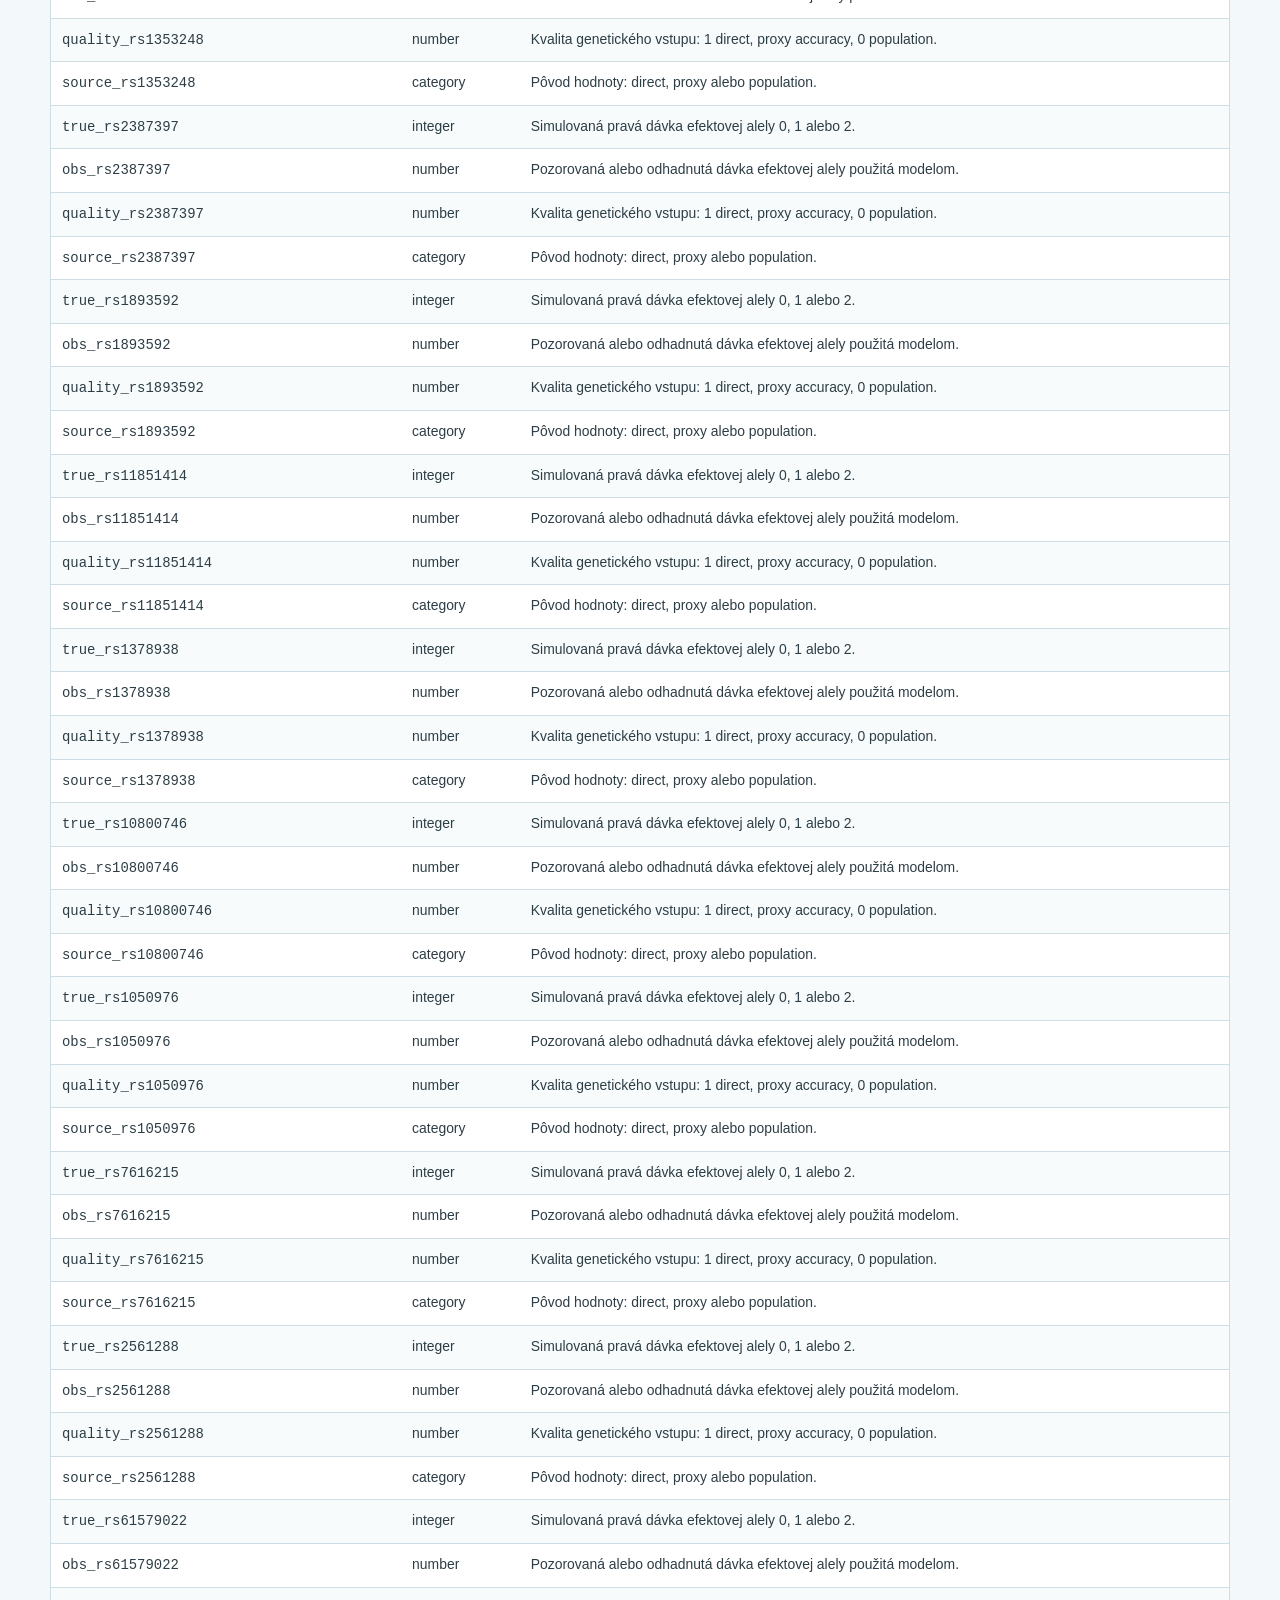
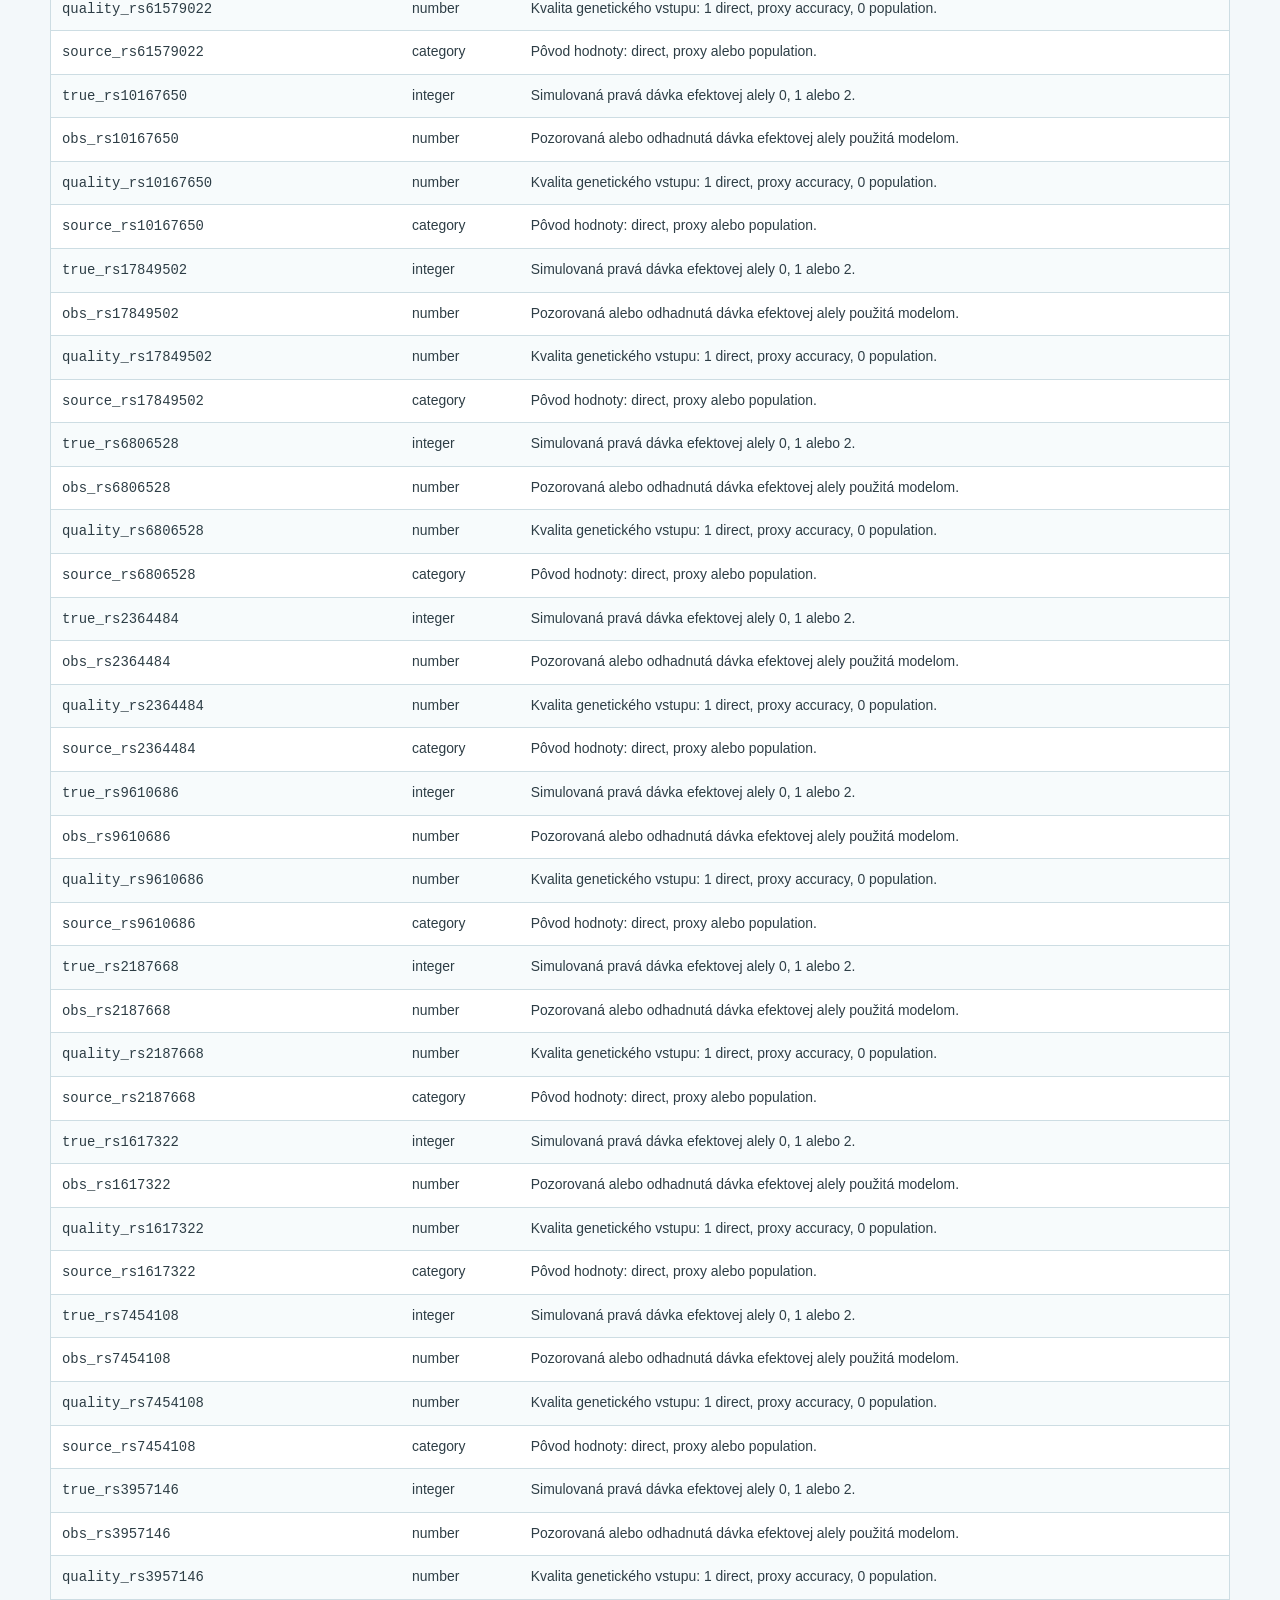
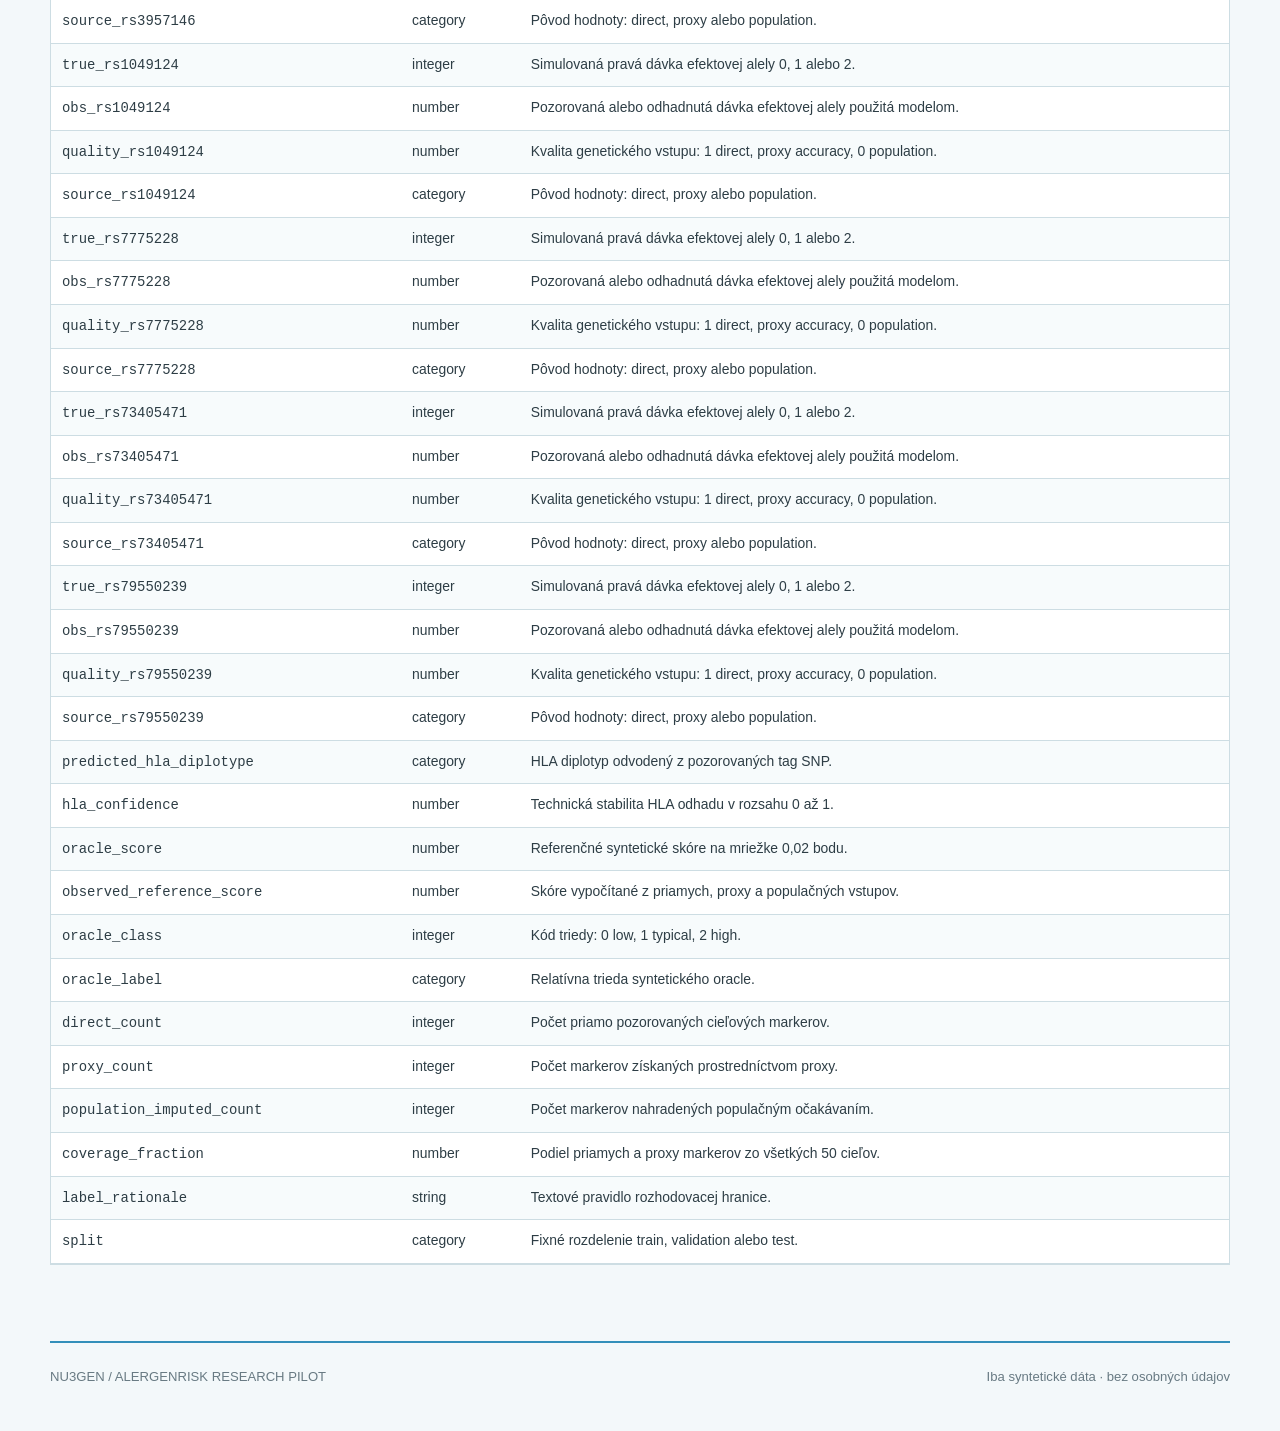
<file: site/data.html>
<!doctype html>
<html lang="sk"><head><meta charset="utf-8"><meta name="viewport" content="width=device-width,initial-scale=1"><title>Dáta | AlergenRisk Research Pilot</title><link rel="icon" href="data:,"><link rel="stylesheet" href="assets/styles.css"></head>
<body data-page="data"><header class="topbar"><a class="brand" href="index.html">NU3GEN <span>/ ALERGENRISK</span></a><nav aria-label="Hlavná navigácia"><a href="index.html">Prehľad</a><a href="calculator.html">Výpočet</a><a aria-current="page" href="data.html">Dáta</a><a href="audit.html">SNP audit</a><a href="docs.html">Dokumentácia</a></nav></header>
  <main><section class="page-head"><p class="eyebrow">ANOTOVANÉ SYNTETICKÉ DATASETY</p><h1>Prehliadač <span>dát</span></h1><p class="lead">Sedem oddelených datasetov, fixné train/validation/test splity, pôvod každého genetického vstupu a úplný dátový slovník.</p></section>
    <aside class="notice"><strong>48 000 syntetických záznamov.</strong> Dáta neobsahujú skutočné osoby ani osobné údaje. Profily čipov sú stresové scenáre, nie meranie kvality značiek.</aside>
    <section class="download-grid">
      <a class="download-card" href="downloads/celiac_pilot_v1.csv.gz"><small>CELIAKIA · 12 000</small><strong>CSV.GZ</strong><span>217 stĺpcov</span></a>
      <a class="download-card" href="downloads/egg_pilot_v1.csv.gz"><small>VAJCE · 6 000</small><strong>CSV.GZ</strong><span>4 cieľové SNP</span></a>
      <a class="download-card" href="downloads/peanut_pilot_v1.csv.gz"><small>ARAŠIDY · 6 000</small><strong>CSV.GZ</strong><span>5 cieľových SNP</span></a>
      <a class="download-card" href="downloads/milk_pilot_v1.csv.gz"><small>KRAVSKÉ MLIEKO · 6 000</small><strong>CSV.GZ</strong><span>5 cieľov / 3 proxy</span></a>
      <a class="download-card" href="downloads/shared_pilot_v1.csv.gz"><small>SPOLOČNÁ PREDISPOZÍCIA · 6 000</small><strong>CSV.GZ</strong><span>3 cieľové SNP</span></a>
      <a class="download-card" href="downloads/lactose_pilot_v1.csv.gz"><small>LAKTÓZA · 6 000</small><strong>CSV.GZ</strong><span>pravidlový model</span></a>
      <a class="download-card" href="downloads/histamine_pilot_v1.csv.gz"><small>HISTAMÍN / DAO · 6 000</small><strong>CSV.GZ</strong><span>3 AOC1 SNP</span></a>
      <a class="download-card" href="downloads/multitrait-checksums.sha256"><small>INTEGRITA</small><strong>SHA-256</strong><span>kontrolné súčty datasetov</span></a>
      <a class="download-card" href="downloads/all-traits-demo-genotype.txt"><small>DEMO VSTUP</small><strong>TXT</strong><span>syntetická ukážka všetkých modulov</span></a>
    </section>
    <section class="filters"><label>Znak<select id="trait-filter"><option value="celiac">Celiakia</option><option value="egg">Vajce</option><option value="peanut">Arašidy</option><option value="milk">Kravské mlieko</option><option value="shared">Spoločná predispozícia</option><option value="lactose">Laktóza</option><option value="histamine">Histamín / DAO</option></select></label><label>Rozdelenie<select id="split-filter"><option value="">Všetky</option><option>train</option><option>validation</option><option>test</option></select></label><label>Trieda<select id="class-filter"><option value="">Všetky</option><option>low</option><option>typical</option><option>high</option><option>persistent</option><option>nonpersistent</option></select></label><label>Profil<select id="profile-filter"><option value="">Všetky</option><option>complete</option><option>23andme_like</option><option>myheritage_like</option><option>dnaera_like</option><option>sparse_stress</option></select></label></section>
    <section><div class="section-heading"><div><p class="eyebrow">NÁHĽAD</p><h2>Syntetické prípady</h2></div><span id="preview-count" class="pill"></span></div><div class="table-wrap wide"><table><thead id="preview-head"></thead><tbody id="preview-body"></tbody></table></div></section>
    <section><p class="eyebrow">DÁTOVÝ SLOVNÍK</p><h2>Význam premenných zvoleného znaku</h2><div class="table-wrap"><table><thead><tr><th>Stĺpec</th><th>Typ</th><th>Definícia</th></tr></thead><tbody id="dictionary-body"></tbody></table></div></section>
  </main><footer><span>NU3GEN / ALERGENRISK RESEARCH PILOT</span><span>Iba syntetické dáta · bez osobných údajov</span></footer><script type="module" src="assets/app.mjs"></script>
</body></html>
</file>
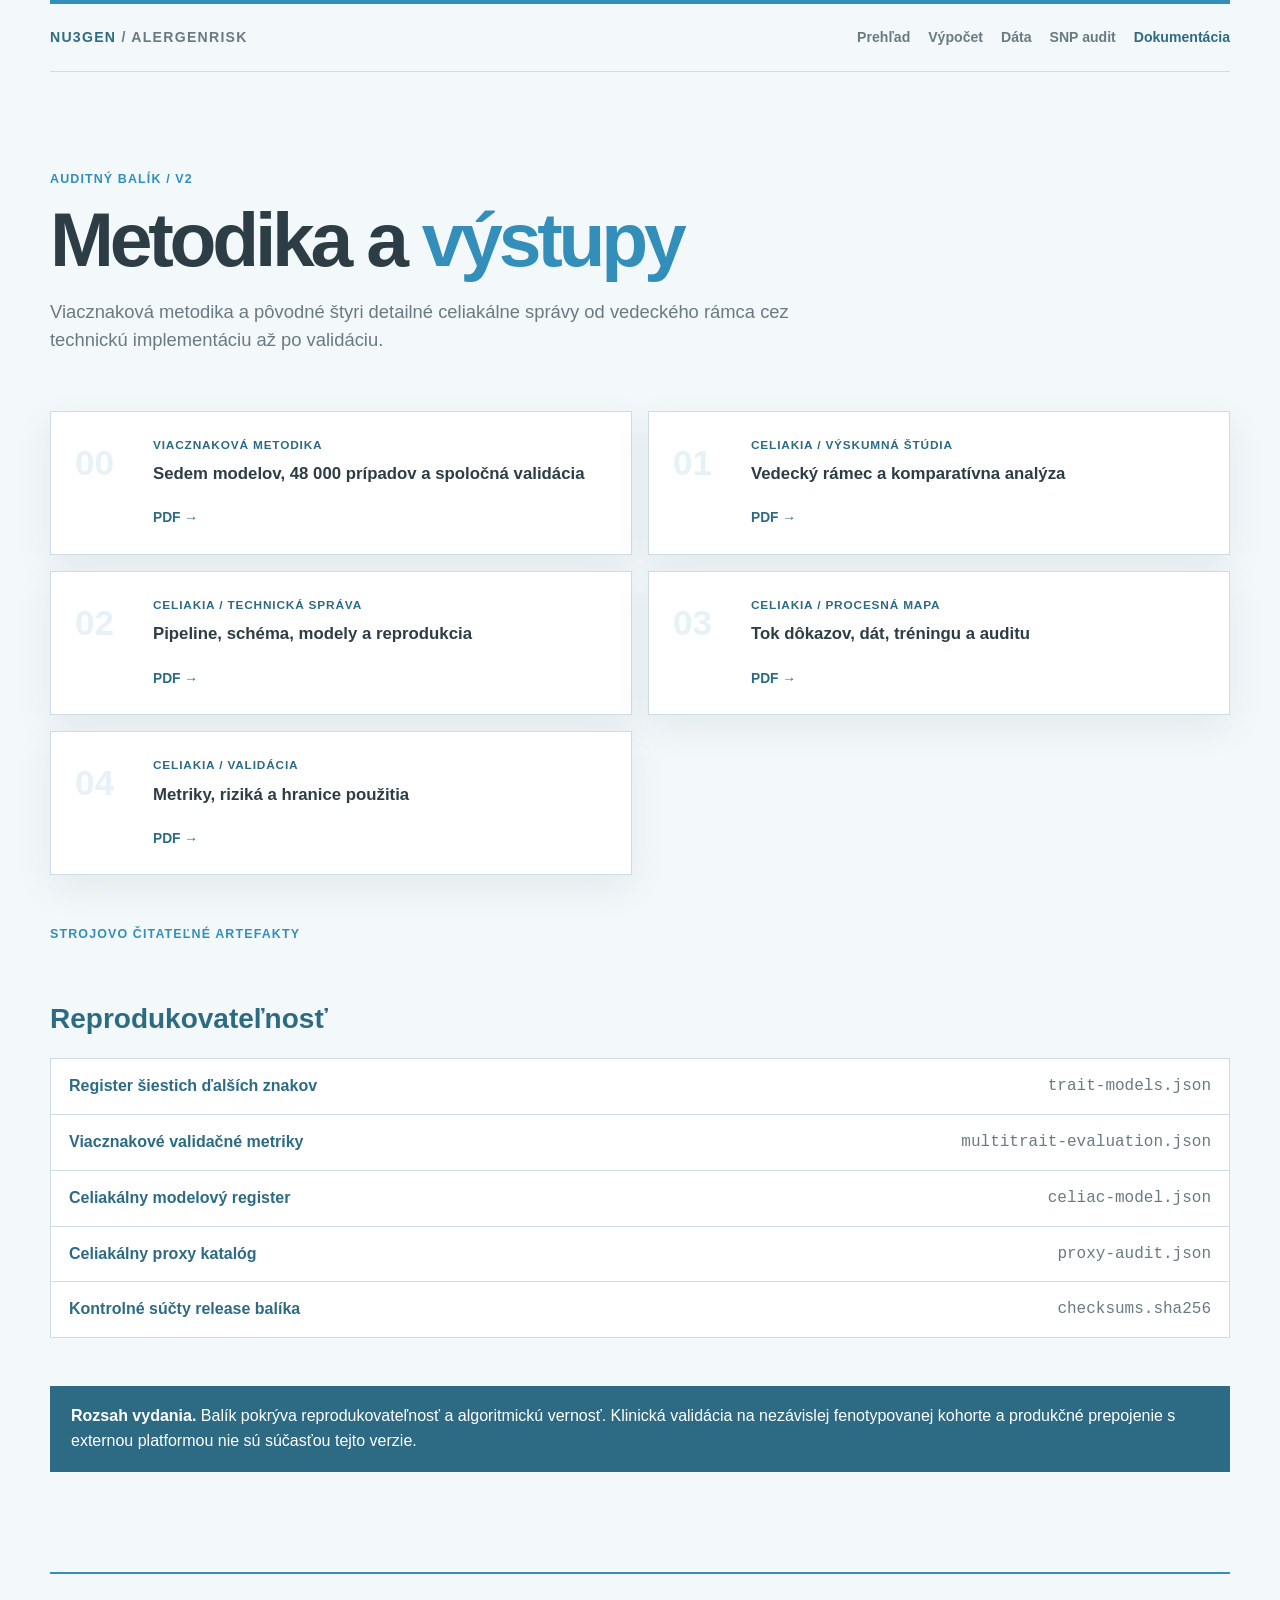
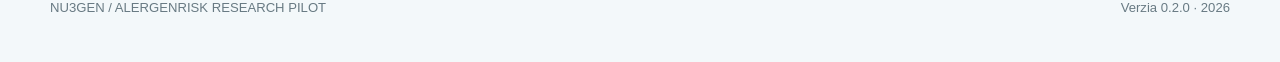
<file: site/docs.html>
<!doctype html>
<html lang="sk"><head><meta charset="utf-8"><meta name="viewport" content="width=device-width,initial-scale=1"><title>Dokumentácia | AlergenRisk Research Pilot</title><link rel="icon" href="data:,"><link rel="stylesheet" href="assets/styles.css"></head>
<body><header class="topbar"><a class="brand" href="index.html">NU3GEN <span>/ ALERGENRISK</span></a><nav aria-label="Hlavná navigácia"><a href="index.html">Prehľad</a><a href="calculator.html">Výpočet</a><a href="data.html">Dáta</a><a href="audit.html">SNP audit</a><a aria-current="page" href="docs.html">Dokumentácia</a></nav></header>
  <main><section class="page-head"><p class="eyebrow">AUDITNÝ BALÍK / V2</p><h1>Metodika a <span>výstupy</span></h1><p class="lead">Viacznaková metodika a pôvodné štyri detailné celiakálne správy od vedeckého rámca cez technickú implementáciu až po validáciu.</p></section>
    <section class="doc-grid"><a class="doc-card" href="downloads/AlergenRisk_Multitrait_Pilot_Metodika_a_validacia.pdf"><b>00</b><div><small>VIACZNAKOVÁ METODIKA</small><strong>Sedem modelov, 48 000 prípadov a spoločná validácia</strong><span>PDF →</span></div></a><a class="doc-card" href="downloads/AlergenRisk_Celiac_Pilot_Vyskumna_studia.pdf"><b>01</b><div><small>CELIAKIA / VÝSKUMNÁ ŠTÚDIA</small><strong>Vedecký rámec a komparatívna analýza</strong><span>PDF →</span></div></a><a class="doc-card" href="downloads/AlergenRisk_Celiac_Pilot_Technicka_sprava.pdf"><b>02</b><div><small>CELIAKIA / TECHNICKÁ SPRÁVA</small><strong>Pipeline, schéma, modely a reprodukcia</strong><span>PDF →</span></div></a><a class="doc-card" href="downloads/AlergenRisk_Celiac_Pilot_Procesna_mapa.pdf"><b>03</b><div><small>CELIAKIA / PROCESNÁ MAPA</small><strong>Tok dôkazov, dát, tréningu a auditu</strong><span>PDF →</span></div></a><a class="doc-card" href="downloads/AlergenRisk_Celiac_Pilot_Validacna_sprava.pdf"><b>04</b><div><small>CELIAKIA / VALIDÁCIA</small><strong>Metriky, riziká a hranice použitia</strong><span>PDF →</span></div></a></section>
    <section><p class="eyebrow">STROJOVO ČITATEĽNÉ ARTEFAKTY</p><h2>Reprodukovateľnosť</h2><div class="link-list"><a href="assets/trait-models.json"><span>Register šiestich ďalších znakov</span><code>trait-models.json</code></a><a href="assets/multitrait-evaluation.json"><span>Viacznakové validačné metriky</span><code>multitrait-evaluation.json</code></a><a href="assets/celiac-model.json"><span>Celiakálny modelový register</span><code>celiac-model.json</code></a><a href="assets/proxy-audit.json"><span>Celiakálny proxy katalóg</span><code>proxy-audit.json</code></a><a href="downloads/checksums.sha256"><span>Kontrolné súčty release balíka</span><code>checksums.sha256</code></a></div></section>
    <aside class="notice"><strong>Rozsah vydania.</strong> Balík pokrýva reprodukovateľnosť a algoritmickú vernosť. Klinická validácia na nezávislej fenotypovanej kohorte a produkčné prepojenie s externou platformou nie sú súčasťou tejto verzie.</aside>
  </main><footer><span>NU3GEN / ALERGENRISK RESEARCH PILOT</span><span>Verzia 0.2.0 · 2026</span></footer>
</body></html>
</file>
<file: site/assets/styles.css>
:root {
  --bg: #f3f8fa;
  --paper: #ffffff;
  --ink: #2d3d45;
  --muted: #687a83;
  --blue: #338fba;
  --blue-dark: #2d6b84;
  --blue-soft: #e6f2f7;
  --mint: #dff1ed;
  --line: #cddde3;
  --low: #3f819d;
  --typical: #719d88;
  --high: #bd6b55;
  --warning: #fff4d7;
  --shadow: 0 12px 34px rgba(35, 70, 84, 0.08);
}

* { box-sizing: border-box; }
html { scroll-behavior: smooth; }
body { margin: 0; color: var(--ink); background: var(--bg); font: 16px/1.55 Arial, Helvetica, sans-serif; }
a { color: var(--blue-dark); }
code { font-family: Consolas, "Courier New", monospace; }
.shell { width: min(1180px, calc(100% - 36px)); margin: auto; }
.site-header { border-top: 4px solid var(--blue); background: rgba(255,255,255,.88); backdrop-filter: blur(10px); position: sticky; top: 0; z-index: 20; border-bottom: 1px solid var(--line); }
.nav { min-height: 68px; display: flex; gap: 24px; align-items: center; justify-content: space-between; }
.brand { color: var(--blue-dark); font-weight: 900; letter-spacing: .09em; text-decoration: none; font-size: .88rem; }
.nav-links { display: flex; gap: 18px; flex-wrap: wrap; }
.nav-links a { color: var(--muted); text-decoration: none; font-size: .9rem; font-weight: 700; }
.nav-links a[aria-current="page"], .nav-links a:hover { color: var(--blue-dark); }
main { padding: 54px 0 76px; }
.hero { position: relative; padding: 38px 0 28px; overflow: hidden; }
.hero::after { content: ""; width: 270px; height: 270px; border-radius: 50%; background: var(--blue-soft); position: absolute; right: -85px; top: -100px; opacity: .85; z-index: -1; }
.eyebrow { color: var(--blue); font-size: .78rem; font-weight: 900; letter-spacing: .09em; text-transform: uppercase; }
h1 { max-width: 900px; margin: 12px 0 20px; font-size: clamp(2.6rem, 7vw, 5.6rem); line-height: .98; letter-spacing: -.055em; }
h1 span { color: var(--blue); }
h2 { margin: 52px 0 18px; color: var(--blue-dark); font-size: 1.75rem; }
h3 { margin: 0 0 10px; color: var(--blue-dark); }
.lead { max-width: 820px; color: var(--muted); font-size: 1.15rem; }
.notice { padding: 18px 21px; margin: 24px 0; color: #fff; background: var(--blue-dark); }
.notice.warning { color: #594715; background: var(--warning); border: 1px solid #e4ca81; }
.grid { display: grid; grid-template-columns: repeat(3, minmax(0, 1fr)); gap: 16px; margin: 24px 0; }
.grid.two { grid-template-columns: repeat(2, minmax(0, 1fr)); }
.card { padding: 22px; background: var(--paper); border: 1px solid var(--line); box-shadow: var(--shadow); }
.card small { color: var(--blue-dark); font-size: .75rem; font-weight: 900; letter-spacing: .06em; }
.metric { margin-top: 7px; font-size: 2rem; font-weight: 900; letter-spacing: -.03em; }
.card p:last-child { margin-bottom: 0; }
.actions { display: flex; gap: 12px; flex-wrap: wrap; margin: 26px 0; }
.button { display: inline-flex; align-items: center; justify-content: center; min-height: 44px; padding: 10px 16px; color: white; background: var(--blue-dark); border: 1px solid var(--blue-dark); text-decoration: none; font-weight: 800; cursor: pointer; }
.button.secondary { color: var(--blue-dark); background: white; }
.button:disabled { cursor: wait; opacity: .55; }
.dropzone { padding: 32px; text-align: center; background: white; border: 2px dashed #91baca; }
.dropzone input { display: block; max-width: 100%; margin: 16px auto; }
.privacy { color: var(--muted); font-size: .87rem; }
.result { display: none; }
.result.visible { display: block; }
.result-band { border-left: 9px solid var(--typical); }
.result-band.low { border-left-color: var(--low); }
.result-band.high { border-left-color: var(--high); }
.result-band.insufficient { border-left-color: #9b7c35; }
.probability { margin: 12px 0; display: grid; grid-template-columns: 90px 1fr 62px; gap: 10px; align-items: center; }
.bar { height: 12px; background: var(--blue-soft); }
.bar span { display: block; height: 100%; background: var(--blue); }
.table-wrap { overflow: auto; border: 1px solid var(--line); background: white; }
table { width: 100%; border-collapse: collapse; font-size: .87rem; }
th { position: sticky; top: 0; color: white; background: var(--blue-dark); text-align: left; white-space: nowrap; }
th, td { padding: 10px 11px; border-bottom: 1px solid var(--line); vertical-align: top; }
tr:nth-child(even) td { background: #f7fbfc; }
.badge { display: inline-block; padding: 3px 8px; border-radius: 999px; background: var(--blue-soft); color: var(--blue-dark); font-size: .73rem; font-weight: 900; }
.badge.direct { background: var(--mint); color: #376957; }
.badge.proxy { background: #edf0fb; color: #4f5f96; }
.badge.population { background: #f4ede6; color: #81664d; }
.filters { display: flex; gap: 12px; flex-wrap: wrap; margin: 18px 0; }
.filters label { color: var(--muted); font-size: .8rem; font-weight: 800; }
.filters input, .filters select { display: block; min-width: 170px; padding: 9px 10px; border: 1px solid var(--line); background: white; color: var(--ink); }
.flow { padding: 22px; overflow: auto; background: var(--mint); border: 1px solid #a7d0c5; font-family: Consolas, monospace; white-space: pre; }
.document-list a { display: block; padding: 14px 0; border-bottom: 1px solid var(--line); font-weight: 800; text-decoration: none; }
.footer { padding: 24px 0 44px; color: var(--muted); border-top: 2px solid var(--blue); font-size: .82rem; }
.sr-only { position: absolute; width: 1px; height: 1px; padding: 0; overflow: hidden; clip: rect(0,0,0,0); white-space: nowrap; border: 0; }

@media (max-width: 820px) {
  .nav { align-items: flex-start; flex-direction: column; padding: 16px 0; gap: 10px; }
  .grid, .grid.two { grid-template-columns: 1fr; }
  main { padding-top: 30px; }
  table { font-size: .78rem; }
  .probability { grid-template-columns: 72px 1fr 52px; }
}

/* Public release layout */
.topbar { width: min(1180px, calc(100% - 36px)); min-height: 72px; margin: 0 auto; display: flex; align-items: center; justify-content: space-between; gap: 24px; border-top: 4px solid var(--blue); border-bottom: 1px solid var(--line); }
.topbar .brand span { color: var(--muted); font-weight: 700; }
.topbar nav { display: flex; flex-wrap: wrap; gap: 18px; }
.topbar nav a { color: var(--muted); text-decoration: none; font-size: .88rem; font-weight: 800; }
.topbar nav a:hover, .topbar nav a[aria-current="page"] { color: var(--blue-dark); }
body > main { width: min(1180px, calc(100% - 36px)); margin: 0 auto; }
body > footer { width: min(1180px, calc(100% - 36px)); margin: 0 auto; padding: 24px 0 44px; display: flex; justify-content: space-between; gap: 20px; color: var(--muted); border-top: 2px solid var(--blue); font-size: .82rem; }
.page-head { padding: 32px 0 10px; }
.page-head h1 { font-size: clamp(2.6rem, 6vw, 5rem); }
.stat-grid, .method-grid, .download-grid, .doc-grid { display: grid; gap: 16px; margin: 28px 0 50px; grid-template-columns: repeat(3, minmax(0, 1fr)); }
.stat, .method-grid article, .download-card { padding: 22px; background: var(--paper); border: 1px solid var(--line); box-shadow: var(--shadow); }
.stat small, .method-grid small, .download-card small, .doc-card small { display: block; color: var(--blue-dark); font-size: .74rem; font-weight: 900; letter-spacing: .07em; }
.stat strong { display: block; margin: 5px 0 2px; font-size: 2.15rem; letter-spacing: -.04em; }
.stat span, .download-card span, .doc-card span { color: var(--muted); font-size: .86rem; }
.section-grid { display: grid; grid-template-columns: .8fr 1.2fr; gap: 50px; align-items: start; margin: 56px 0; }
.section-grid h2, .section-heading h2, .flow-section h2 { margin-top: 8px; }
.steps { margin: 0; padding: 0; list-style: none; }
.steps li { display: grid; grid-template-columns: 48px 1fr; gap: 14px; padding: 15px 0; border-bottom: 1px solid var(--line); }
.steps b { color: var(--blue); }
.steps strong { display: block; color: var(--blue-dark); }
.section-heading { margin-top: 46px; display: flex; align-items: end; justify-content: space-between; gap: 20px; }
.section-heading a { margin-bottom: 18px; font-weight: 800; text-decoration: none; }
.highlight td { background: var(--mint) !important; }
.caption { color: var(--muted); font-size: .84rem; }
.flow-section { margin: 58px 0; }
.flow-section .flow { display: flex; align-items: center; justify-content: space-between; gap: 12px; white-space: normal; }
.flow-section .flow span { padding: 9px 12px; background: rgba(255,255,255,.7); font-weight: 800; }
.flow-section .flow i { color: var(--blue); font-style: normal; font-size: 1.3rem; }
.upload-card { display: flex; align-items: center; justify-content: space-between; gap: 20px; padding: 28px; margin: 28px 0; background: white; border: 2px dashed #91baca; }
.file-label { display: inline-block; color: var(--blue-dark); font-weight: 900; }
.upload-card input { display: block; margin-top: 12px; }
.button.primary { background: var(--blue); border-color: var(--blue); }
.button.small { min-height: 36px; padding: 7px 11px; font-size: .8rem; }
.result-panel { margin: 30px 0; }
.result-panel[hidden], section[hidden] { display: none; }
.method-grid article p { margin-bottom: 0; }
.download-card { display: flex; min-height: 150px; flex-direction: column; text-decoration: none; transition: transform .15s ease; }
.download-card:hover { transform: translateY(-3px); }
.download-card strong { display: block; margin: auto 0 5px; color: var(--ink); font-size: 1.8rem; }
.wide table { min-width: 980px; }
.pill { display: inline-block; margin-bottom: 18px; padding: 4px 10px; color: var(--blue-dark); background: var(--blue-soft); border-radius: 999px; font-size: .78rem; font-weight: 900; }
.source-box { margin: 42px 0; padding: 25px; background: var(--mint); border: 1px solid #a7d0c5; }
.source-box h2 { margin-top: 0; }
.doc-grid { grid-template-columns: repeat(2, minmax(0, 1fr)); }
.doc-card { display: grid; grid-template-columns: 60px 1fr; gap: 18px; padding: 24px; color: var(--ink); background: white; border: 1px solid var(--line); box-shadow: var(--shadow); text-decoration: none; }
.doc-card > b { color: var(--blue-soft); font-size: 2.2rem; }
.doc-card strong { display: block; margin: 7px 0 18px; font-size: 1.05rem; }
.doc-card span { color: var(--blue-dark); font-weight: 900; }
.link-list { margin-bottom: 48px; background: white; border: 1px solid var(--line); }
.link-list a { display: flex; justify-content: space-between; gap: 20px; padding: 15px 18px; border-bottom: 1px solid var(--line); text-decoration: none; font-weight: 800; }
.link-list a:last-child { border-bottom: 0; }
.link-list code { color: var(--muted); font-weight: 400; }
.trait-result-grid { display: grid; grid-template-columns: repeat(2, minmax(0, 1fr)); gap: 18px; margin: 22px 0 52px; }
.trait-result { padding: 24px; background: white; border: 1px solid var(--line); border-top: 6px solid var(--typical); box-shadow: var(--shadow); }
.trait-result.low { border-top-color: var(--low); }
.trait-result.high { border-top-color: var(--high); }
.trait-result.insufficient { border-top-color: #9b7c35; }
.trait-result-head { display: flex; align-items: flex-start; justify-content: space-between; gap: 18px; }
.trait-result-head small { display: block; max-width: 350px; color: var(--muted); font-size: .72rem; font-weight: 800; text-transform: uppercase; }
.trait-result-head h3 { margin-top: 7px; font-size: 1.45rem; }
.score-ring { width: 82px; height: 82px; flex: 0 0 82px; display: grid; place-content: center; text-align: center; border: 8px solid var(--typical); border-radius: 50%; background: #f8fbfc; }
.score-ring.low { border-color: var(--low); }
.score-ring.high { border-color: var(--high); }
.score-ring.insufficient { border-color: #9b7c35; }
.score-ring strong { font-size: 1.5rem; line-height: 1; }
.score-ring span { margin-top: 3px; color: var(--muted); font-size: .68rem; }
.trait-label { color: var(--blue-dark); font-size: 1.12rem; font-weight: 900; }
.mini-stats { display: flex; flex-wrap: wrap; gap: 8px 18px; margin: 14px 0; color: var(--muted); font-size: .8rem; }
.mini-stats b { color: var(--ink); }
.trait-result details { margin-top: 18px; }
.trait-result summary { color: var(--blue-dark); cursor: pointer; font-weight: 900; }
.trait-result details .table-wrap { margin-top: 10px; max-height: 320px; }
.trait-result details table { min-width: 680px; font-size: .75rem; }
.trait-card-grid { display: grid; grid-template-columns: repeat(3, minmax(0, 1fr)); gap: 16px; margin: 28px 0 54px; }
.trait-card { padding: 22px; color: var(--ink); background: white; border: 1px solid var(--line); border-top: 5px solid var(--blue); box-shadow: var(--shadow); text-decoration: none; }
.trait-card small { color: var(--muted); font-size: .7rem; font-weight: 900; text-transform: uppercase; }
.trait-card h3 { margin-top: 10px; }
.trait-card p { color: var(--muted); font-size: .86rem; }

@media (max-width: 820px) {
  .topbar { padding: 15px 0; align-items: flex-start; flex-direction: column; }
  .topbar nav { gap: 12px; }
  .stat-grid, .method-grid, .download-grid, .doc-grid, .section-grid, .trait-result-grid, .trait-card-grid { grid-template-columns: 1fr; }
  .upload-card, body > footer, .section-heading { align-items: flex-start; flex-direction: column; }
  .flow-section .flow { align-items: stretch; flex-direction: column; }
  .flow-section .flow i { transform: rotate(90deg); align-self: center; }
  .hero::after { width: 190px; height: 190px; }
}
</file>
